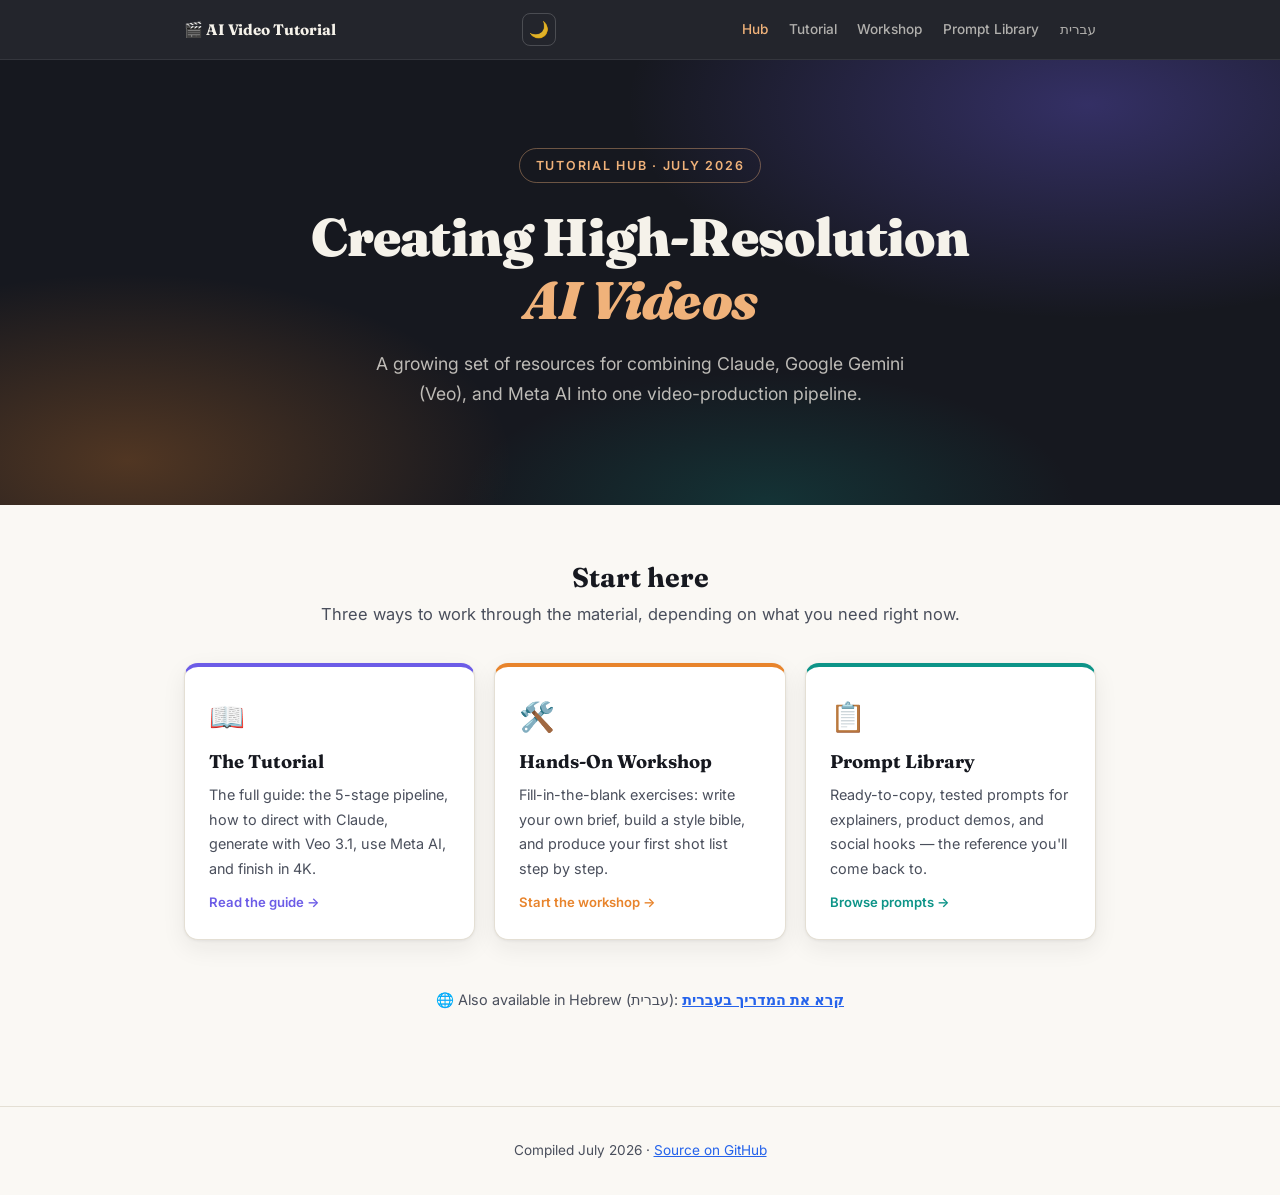
<file: index.html>
<!DOCTYPE html>
<html lang="en">
<head>
<meta charset="UTF-8">
<meta name="viewport" content="width=device-width, initial-scale=1.0">
<script>(function(){try{var t=localStorage.getItem('ai-video-tutorial-theme');if(t)document.documentElement.setAttribute('data-theme',t);}catch(e){}})();</script>
<title>AI Video Tutorial Hub — High-Resolution AI Video Creation</title>
<meta name="description" content="A tutorial hub for creating high-resolution AI videos with Claude, Google Gemini (Veo), and Meta AI: guide, hands-on workshop, and prompt library.">
<meta property="og:title" content="AI Video Tutorial Hub">
<meta property="og:description" content="Guide, workshop, and prompt library for creating high-resolution AI videos with Claude, Gemini/Veo, and Meta AI.">
<meta property="og:type" content="website">
<meta property="og:image" content="https://dwolfpack.github.io/ai-video-tutorial/assets/og-image.svg">
<meta property="og:url" content="https://dwolfpack.github.io/ai-video-tutorial/">
<meta name="twitter:card" content="summary_large_image">
<link rel="canonical" href="https://dwolfpack.github.io/ai-video-tutorial/">
<link rel="icon" href="assets/favicon.svg" type="image/svg+xml">
<link rel="preconnect" href="https://fonts.googleapis.com">
<link rel="preconnect" href="https://fonts.gstatic.com" crossorigin>
<link href="https://fonts.googleapis.com/css2?family=Fraunces:opsz,wght@9..144,600;9..144,700;9..144,900&family=Inter:wght@400;500;600;700&family=JetBrains+Mono:wght@400;500&display=swap" rel="stylesheet">
<style>
  :root {
    --ink: #16181f;
    --ink-soft: #4a4f5c;
    --paper: #faf8f4;
    --paper-warm: #f3efe7;
    --card: #ffffff;
    --line: #e4dfd4;
    --amber: #e8842c;
    --amber-soft: #fdeedd;
    --violet: #6c5ce7;
    --violet-soft: #edeafd;
    --teal: #0d9488;
    --teal-soft: #dcf5f1;
    --rose: #e11d48;
    --rose-soft: #fde8ed;
    --blue: #2563eb;
    --blue-soft: #e3ecfd;
    --radius: 14px;
    --shadow: 0 1px 3px rgba(22,24,31,.06), 0 8px 24px rgba(22,24,31,.07);
    --ink-fixed: #16181f;
    --cream-fixed: #faf8f4;
  }
  * { box-sizing: border-box; }
  body {
    margin: 0;
    font-family: "Inter", system-ui, sans-serif;
    background: var(--paper);
    color: var(--ink);
    line-height: 1.7;
    font-size: 16.5px;
  }
  h1, h2, h3 { font-family: "Fraunces", Georgia, serif; line-height: 1.2; }
  a { color: var(--blue); }

  .site-nav {
    background: rgba(22,24,31,.94);
    position: sticky; top: 0; z-index: 50;
    border-bottom: 1px solid rgba(255,255,255,.08);
  }
  .site-nav-inner {
    max-width: 960px; margin: 0 auto; padding: .8rem 1.5rem;
    display: flex; justify-content: space-between; align-items: center;
    flex-wrap: wrap; gap: .6rem;
  }
  .site-nav .brand { color: #f5f2ea; font-family: "Fraunces", serif; font-weight: 700; font-size: .95rem; text-decoration:none; }
  .site-nav .links { display: flex; gap: 1.3rem; flex-wrap: wrap; }
  .site-nav .links a { color: rgba(245,242,234,.68); text-decoration: none; font-size: .85rem; font-weight: 500; }
  .site-nav .links a:hover, .site-nav .links a.active { color: #f0b27a; }

  .hero {
    background: var(--ink-fixed); color: #f5f2ea;
    padding: 5.5rem 1.5rem 5rem; position: relative; overflow: hidden; text-align: center;
  }
  .hero::before {
    content: ""; position: absolute; inset: 0;
    background:
      radial-gradient(ellipse 60% 80% at 85% 10%, rgba(108,92,231,.35), transparent 60%),
      radial-gradient(ellipse 50% 70% at 10% 90%, rgba(232,132,44,.28), transparent 60%),
      radial-gradient(ellipse 40% 50% at 60% 100%, rgba(13,148,136,.22), transparent 60%);
  }
  .hero-inner { max-width: 720px; margin: 0 auto; position: relative; }
  .hero .kicker {
    display: inline-block; font-size: .78rem; font-weight: 600; letter-spacing: .14em; text-transform: uppercase;
    color: #f0b27a; border: 1px solid rgba(240,178,122,.4); border-radius: 999px; padding: .35rem 1rem; margin-bottom: 1.4rem;
  }
  .hero h1 { font-size: clamp(2.2rem, 5.5vw, 3.3rem); font-weight: 900; margin: 0 0 1.1rem; letter-spacing: -.015em; }
  .hero h1 em { font-style: italic; color: #f0b27a; }
  .hero .lede { font-size: 1.1rem; color: rgba(245,242,234,.75); max-width: 560px; margin: 0 auto 1rem; }

  .container { max-width: 960px; margin: 0 auto; padding: 3.5rem 1.5rem 5rem; }
  .section-title { text-align: center; margin-bottom: 2.2rem; }
  .section-title h2 { font-size: 1.7rem; margin: 0 0 .4rem; }
  .section-title p { color: var(--ink-soft); margin: 0; }

  .cards { display: grid; grid-template-columns: repeat(3, 1fr); gap: 1.2rem; }
  .card {
    background: var(--card); border: 1px solid var(--line); border-radius: var(--radius);
    padding: 1.6rem 1.5rem; box-shadow: var(--shadow); text-decoration: none; color: var(--ink);
    display: flex; flex-direction: column; gap: .6rem;
    border-top: 4px solid var(--c, var(--violet));
    transition: transform .15s;
  }
  .card:hover { transform: translateY(-3px); }
  .card .emoji { font-size: 1.8rem; }
  .card h3 { margin: 0; font-size: 1.15rem; }
  .card p { margin: 0; font-size: .9rem; color: var(--ink-soft); flex-grow: 1; }
  .card .go { font-size: .82rem; font-weight: 600; color: var(--c, var(--violet)); }
  @media (max-width: 760px) { .cards { grid-template-columns: 1fr; } }

  .lang-note {
    margin-top: 3rem; text-align: center; font-size: .9rem; color: var(--ink-soft);
  }
  .lang-note a { font-weight: 600; }

  footer {
    text-align: center; padding: 2rem 1.5rem; color: var(--ink-soft); font-size: .85rem;
    border-top: 1px solid var(--line);
  }
</style>
<link rel="stylesheet" href="assets/site.css">
</head>
<body>

<a class="skip-link" href="#main">Skip to content</a>

<nav class="site-nav">
  <div class="site-nav-inner">
    <a class="brand" href="index.html">🎬 AI Video Tutorial</a>
    <div class="nav-controls">
      <button class="theme-toggle" aria-label="Toggle dark mode">🌙</button>
      <button class="nav-toggle" aria-label="Toggle menu" aria-expanded="false">☰</button>
    </div>
    <div class="links">
      <a href="index.html" class="active">Hub</a>
      <a href="tutorial.html">Tutorial</a>
      <a href="workshop.html">Workshop</a>
      <a href="prompts.html">Prompt Library</a>
      <a href="he/tutorial.html">עברית</a>
    </div>
  </div>
</nav>

<header class="hero">
  <div class="hero-inner">
    <span class="kicker">Tutorial Hub · July 2026</span>
    <h1>Creating High-Resolution <em>AI Videos</em></h1>
    <p class="lede">A growing set of resources for combining Claude, Google Gemini (Veo), and Meta AI into one video-production pipeline.</p>
  </div>
</header>

<div class="container" id="main">
  <div class="section-title">
    <h2>Start here</h2>
    <p>Three ways to work through the material, depending on what you need right now.</p>
  </div>

  <div class="cards">
    <a class="card" style="--c:var(--violet)" href="tutorial.html">
      <span class="emoji">📖</span>
      <h3>The Tutorial</h3>
      <p>The full guide: the 5-stage pipeline, how to direct with Claude, generate with Veo 3.1, use Meta AI, and finish in 4K.</p>
      <span class="go">Read the guide →</span>
    </a>
    <a class="card" style="--c:var(--amber)" href="workshop.html">
      <span class="emoji">🛠️</span>
      <h3>Hands-On Workshop</h3>
      <p>Fill-in-the-blank exercises: write your own brief, build a style bible, and produce your first shot list step by step.</p>
      <span class="go">Start the workshop →</span>
    </a>
    <a class="card" style="--c:var(--teal)" href="prompts.html">
      <span class="emoji">📋</span>
      <h3>Prompt Library</h3>
      <p>Ready-to-copy, tested prompts for explainers, product demos, and social hooks — the reference you'll come back to.</p>
      <span class="go">Browse prompts →</span>
    </a>
  </div>

  <p class="lang-note">🌐 Also available in Hebrew (עברית): <a href="he/tutorial.html">קרא את המדריך בעברית</a></p>
</div>

<footer>
  Compiled July 2026 · <a href="https://github.com/dwolfpack/ai-video-tutorial">Source on GitHub</a>
</footer>

<script src="assets/site.js" defer></script>
</body>
</html>
</file>
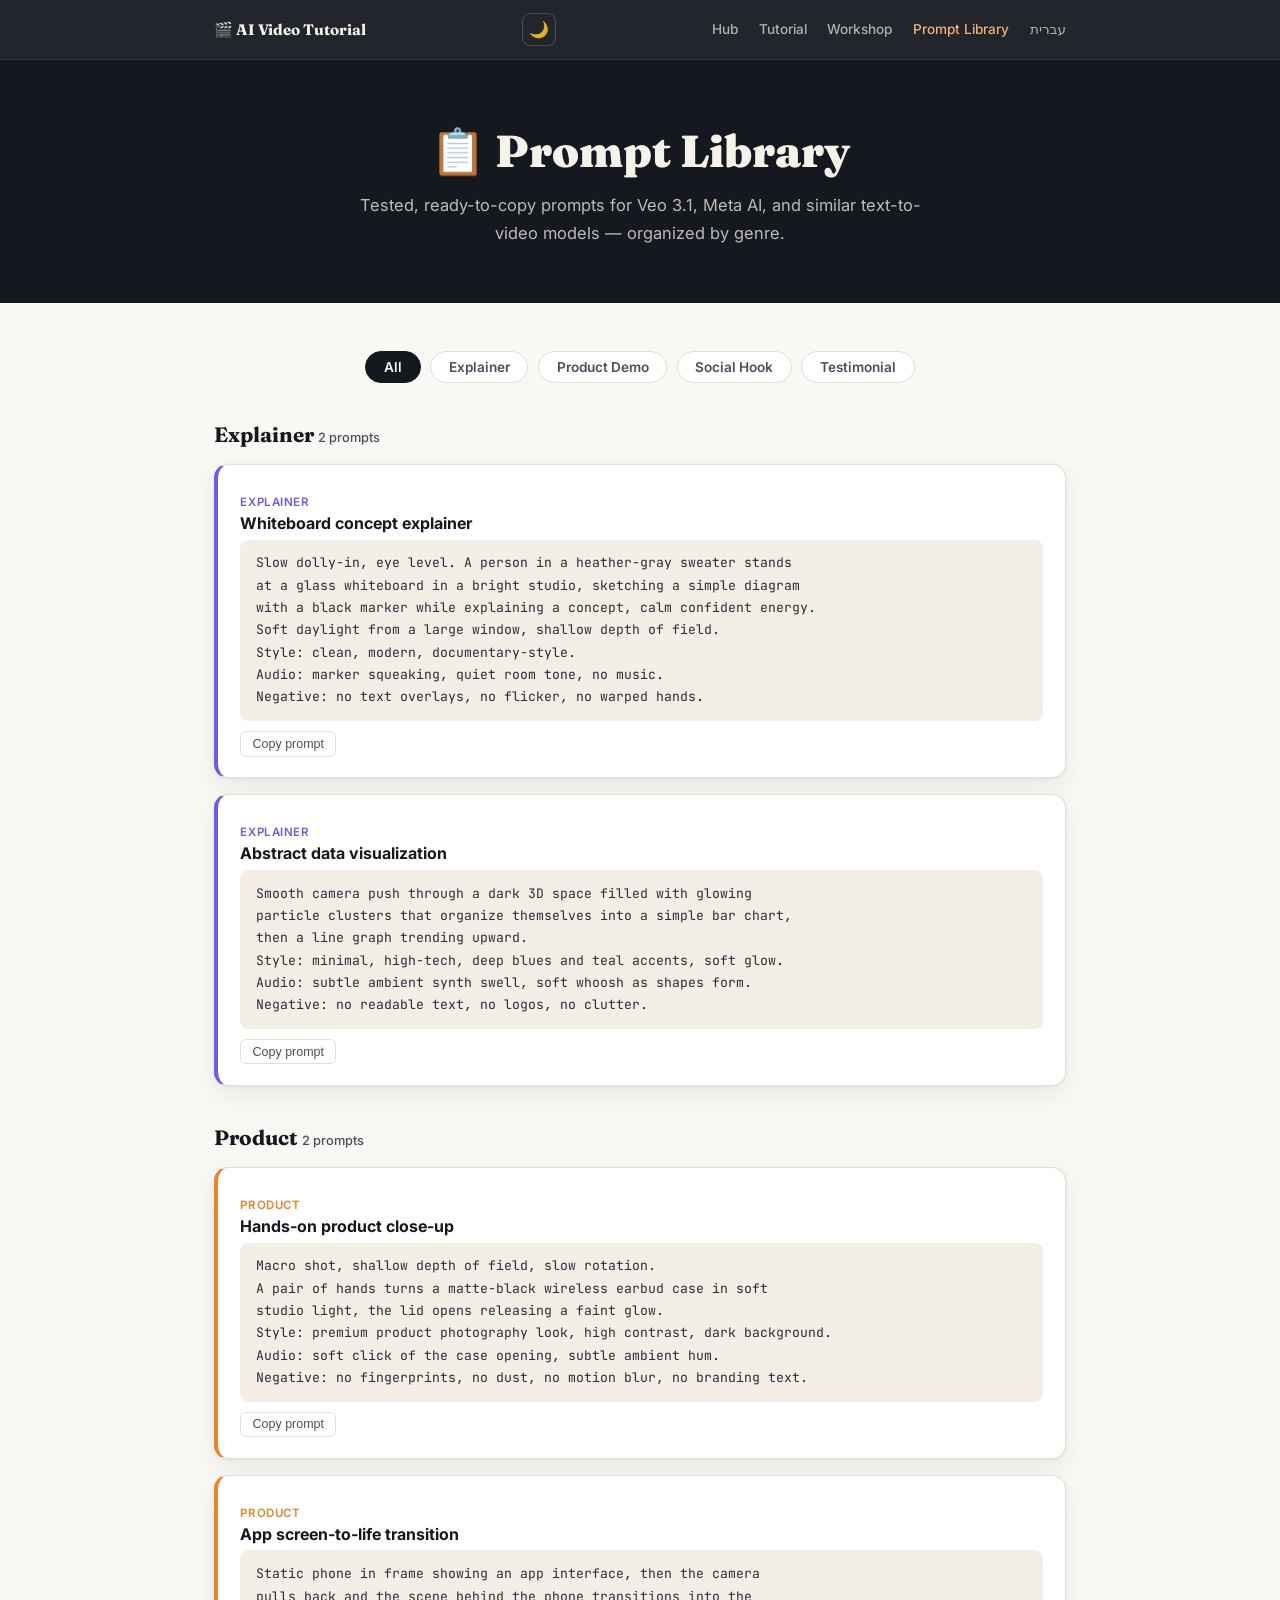
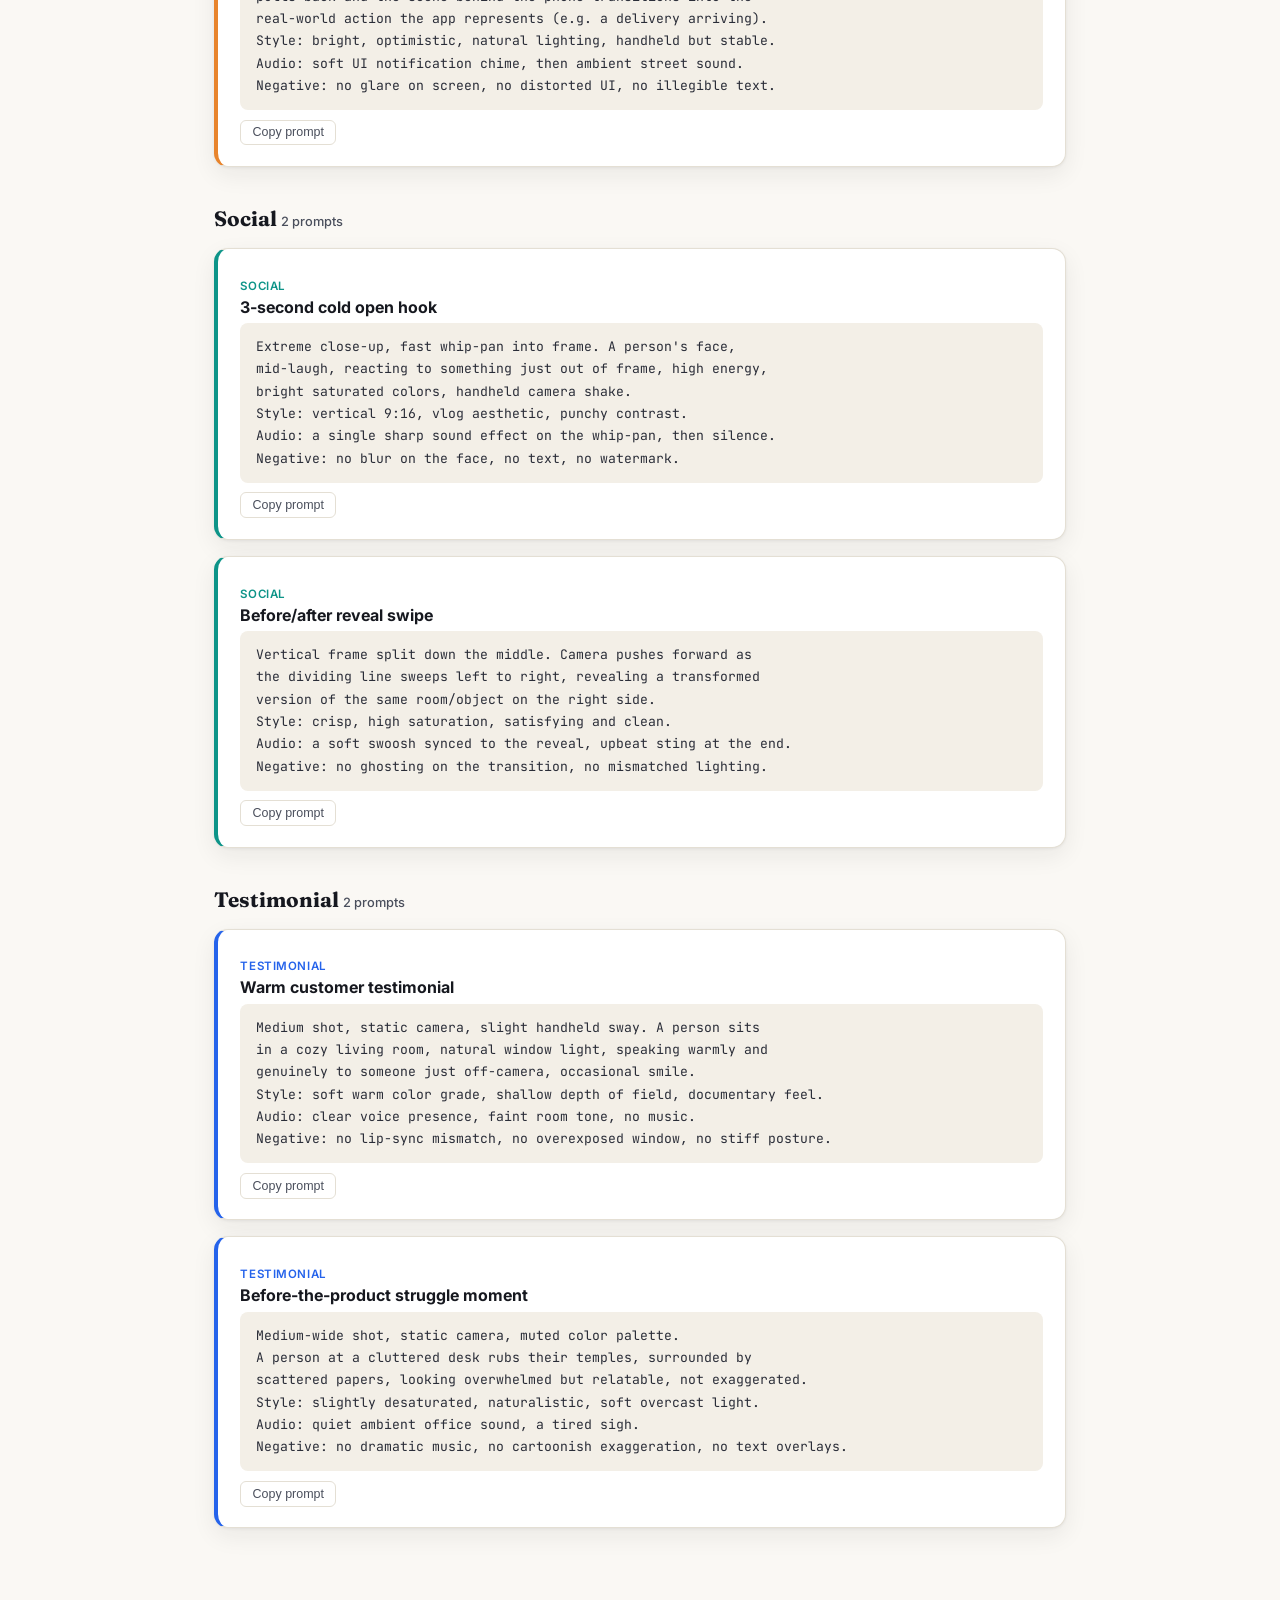
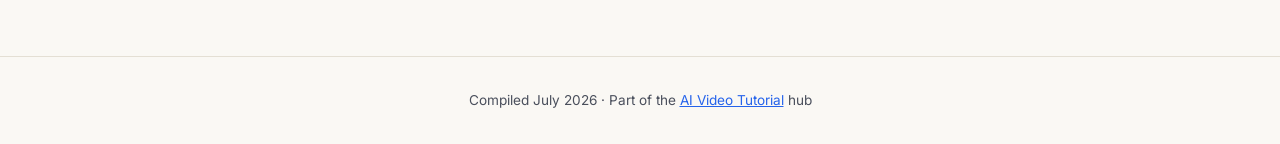
<file: prompts.html>
<!DOCTYPE html>
<html lang="en">
<head>
<meta charset="UTF-8">
<meta name="viewport" content="width=device-width, initial-scale=1.0">
<script>(function(){try{var t=localStorage.getItem('ai-video-tutorial-theme');if(t)document.documentElement.setAttribute('data-theme',t);}catch(e){}})();</script>
<title>Prompt Library — AI Video Generation Prompts</title>
<meta name="description" content="Ready-to-copy prompts for AI video generation: explainers, product demos, social hooks, and testimonials, for use with Veo, Meta AI, and similar tools.">
<meta property="og:title" content="Prompt Library — AI Video Generation Prompts">
<meta property="og:description" content="Tested, ready-to-copy prompts for AI video generation, organized by genre.">
<meta property="og:type" content="website">
<meta property="og:image" content="https://dwolfpack.github.io/ai-video-tutorial/assets/og-image.svg">
<meta property="og:url" content="https://dwolfpack.github.io/ai-video-tutorial/prompts.html">
<link rel="canonical" href="https://dwolfpack.github.io/ai-video-tutorial/prompts.html">
<link rel="icon" href="assets/favicon.svg" type="image/svg+xml">
<link rel="preconnect" href="https://fonts.googleapis.com">
<link rel="preconnect" href="https://fonts.gstatic.com" crossorigin>
<link href="https://fonts.googleapis.com/css2?family=Fraunces:opsz,wght@9..144,600;9..144,700;9..144,900&family=Inter:wght@400;500;600;700&family=JetBrains+Mono:wght@400;500&display=swap" rel="stylesheet">
<style>
  :root {
    --ink: #16181f; --ink-soft: #4a4f5c; --paper: #faf8f4; --paper-warm: #f3efe7;
    --card: #ffffff; --line: #e4dfd4; --amber: #e8842c; --amber-soft: #fdeedd;
    --violet: #6c5ce7; --teal: #0d9488; --blue: #2563eb; --rose: #e11d48;
    --radius: 14px; --shadow: 0 1px 3px rgba(22,24,31,.06), 0 8px 24px rgba(22,24,31,.07);
    --ink-fixed: #16181f; --cream-fixed: #faf8f4;
  }
  * { box-sizing: border-box; }
  body { margin: 0; font-family: "Inter", system-ui, sans-serif; background: var(--paper); color: var(--ink); line-height: 1.7; font-size: 16.5px; }
  h1, h2, h3 { font-family: "Fraunces", Georgia, serif; line-height: 1.2; }
  a { color: var(--blue); }

  .site-nav { background: rgba(22,24,31,.94); position: sticky; top: 0; z-index: 50; border-bottom: 1px solid rgba(255,255,255,.08); }
  .site-nav-inner { max-width: 900px; margin: 0 auto; padding: .8rem 1.5rem; display: flex; justify-content: space-between; align-items: center; flex-wrap: wrap; gap: .6rem; }
  .site-nav .brand { color: #f5f2ea; font-family: "Fraunces", serif; font-weight: 700; font-size: .95rem; text-decoration: none; }
  .site-nav .links { display: flex; gap: 1.3rem; flex-wrap: wrap; }
  .site-nav .links a { color: rgba(245,242,234,.68); text-decoration: none; font-size: .85rem; font-weight: 500; }
  .site-nav .links a:hover, .site-nav .links a.active { color: #f0b27a; }

  .hero { background: var(--ink-fixed); color: #f5f2ea; padding: 4rem 1.5rem 3.5rem; text-align: center; }
  .hero h1 { font-size: clamp(2rem, 5vw, 2.8rem); font-weight: 900; margin: 0 0 .8rem; }
  .hero p { color: rgba(245,242,234,.75); max-width: 580px; margin: 0 auto; }

  .container { max-width: 900px; margin: 0 auto; padding: 3rem 1.5rem 5rem; }

  .filters { display: flex; gap: .6rem; flex-wrap: wrap; justify-content: center; margin-bottom: 2.5rem; }
  .filters button {
    font-family: "Inter", sans-serif; font-size: .85rem; font-weight: 600;
    border: 1px solid var(--line); background: var(--card); color: var(--ink-soft);
    border-radius: 999px; padding: .45rem 1.1rem; cursor: pointer;
  }
  .filters button.active { background: var(--ink); color: var(--paper); border-color: var(--ink); }

  .genre-title { margin: 2.5rem 0 1rem; font-size: 1.3rem; }
  .genre-title .count { font-family: "Inter"; font-size: .8rem; font-weight: 500; color: var(--ink-soft); }

  .prompt-card {
    background: var(--card); border: 1px solid var(--line); border-radius: var(--radius);
    padding: 1.3rem 1.4rem; margin-bottom: 1rem; box-shadow: var(--shadow);
    border-left: 4px solid var(--c, var(--violet));
  }
  .prompt-card h3 { font-size: 1rem; margin: 0 0 .4rem; font-family: "Inter"; font-weight: 700; }
  .prompt-card .body {
    font-family: "JetBrains Mono", monospace; font-size: .82rem; line-height: 1.7;
    background: #f3efe7; border-radius: 8px; padding: .8rem 1rem;
    white-space: pre-wrap; color: #2a2d38;
  }
  .prompt-card .row-actions { margin-top: .6rem; display: flex; align-items: center; gap: .8rem; }
  .copy-btn {
    font-size: .78rem; background: none; border: 1px solid var(--line);
    border-radius: 6px; padding: .3rem .7rem; cursor: pointer; color: var(--ink-soft);
  }
  .copy-btn:hover { border-color: var(--c, var(--violet)); color: var(--c, var(--violet)); }
  .tag {
    font-size: .72rem; font-weight: 600; color: var(--c, var(--violet));
    text-transform: uppercase; letter-spacing: .05em;
  }

  footer { text-align: center; padding: 2rem 1.5rem; color: var(--ink-soft); font-size: .85rem; border-top: 1px solid var(--line); margin-top: 2rem; }
</style>
<link rel="stylesheet" href="assets/site.css">
</head>
<body>

<a class="skip-link" href="#main">Skip to content</a>

<nav class="site-nav">
  <div class="site-nav-inner">
    <a class="brand" href="index.html">🎬 AI Video Tutorial</a>
    <div class="nav-controls">
      <button class="theme-toggle" aria-label="Toggle dark mode">🌙</button>
      <button class="nav-toggle" aria-label="Toggle menu" aria-expanded="false">☰</button>
    </div>
    <div class="links">
      <a href="index.html">Hub</a>
      <a href="tutorial.html">Tutorial</a>
      <a href="workshop.html">Workshop</a>
      <a href="prompts.html" class="active">Prompt Library</a>
      <a href="he/tutorial.html">עברית</a>
    </div>
  </div>
</nav>

<header class="hero">
  <h1>📋 Prompt Library</h1>
  <p>Tested, ready-to-copy prompts for Veo 3.1, Meta AI, and similar text-to-video models — organized by genre.</p>
</header>

<div class="container" id="main">

  <div class="filters" id="filters" role="group" aria-label="Filter prompts by genre">
    <button class="active" data-genre="all" aria-pressed="true">All</button>
    <button data-genre="explainer" aria-pressed="false">Explainer</button>
    <button data-genre="product" aria-pressed="false">Product Demo</button>
    <button data-genre="social" aria-pressed="false">Social Hook</button>
    <button data-genre="testimonial" aria-pressed="false">Testimonial</button>
  </div>

  <div id="prompt-list"></div>
</div>

<footer>
  Compiled July 2026 · Part of the <a href="index.html">AI Video Tutorial</a> hub
</footer>

<script src="assets/site.js" defer></script>
<script>
const PROMPTS = [
  {
    genre: "explainer", color: "#6c5ce7",
    title: "Whiteboard concept explainer",
    body: `Slow dolly-in, eye level. A person in a heather-gray sweater stands
at a glass whiteboard in a bright studio, sketching a simple diagram
with a black marker while explaining a concept, calm confident energy.
Soft daylight from a large window, shallow depth of field.
Style: clean, modern, documentary-style.
Audio: marker squeaking, quiet room tone, no music.
Negative: no text overlays, no flicker, no warped hands.`
  },
  {
    genre: "explainer", color: "#6c5ce7",
    title: "Abstract data visualization",
    body: `Smooth camera push through a dark 3D space filled with glowing
particle clusters that organize themselves into a simple bar chart,
then a line graph trending upward.
Style: minimal, high-tech, deep blues and teal accents, soft glow.
Audio: subtle ambient synth swell, soft whoosh as shapes form.
Negative: no readable text, no logos, no clutter.`
  },
  {
    genre: "product", color: "#e8842c",
    title: "Hands-on product close-up",
    body: `Macro shot, shallow depth of field, slow rotation.
A pair of hands turns a matte-black wireless earbud case in soft
studio light, the lid opens releasing a faint glow.
Style: premium product photography look, high contrast, dark background.
Audio: soft click of the case opening, subtle ambient hum.
Negative: no fingerprints, no dust, no motion blur, no branding text.`
  },
  {
    genre: "product", color: "#e8842c",
    title: "App screen-to-life transition",
    body: `Static phone in frame showing an app interface, then the camera
pulls back and the scene behind the phone transitions into the
real-world action the app represents (e.g. a delivery arriving).
Style: bright, optimistic, natural lighting, handheld but stable.
Audio: soft UI notification chime, then ambient street sound.
Negative: no glare on screen, no distorted UI, no illegible text.`
  },
  {
    genre: "social", color: "#0d9488",
    title: "3-second cold open hook",
    body: `Extreme close-up, fast whip-pan into frame. A person's face,
mid-laugh, reacting to something just out of frame, high energy,
bright saturated colors, handheld camera shake.
Style: vertical 9:16, vlog aesthetic, punchy contrast.
Audio: a single sharp sound effect on the whip-pan, then silence.
Negative: no blur on the face, no text, no watermark.`
  },
  {
    genre: "social", color: "#0d9488",
    title: "Before/after reveal swipe",
    body: `Vertical frame split down the middle. Camera pushes forward as
the dividing line sweeps left to right, revealing a transformed
version of the same room/object on the right side.
Style: crisp, high saturation, satisfying and clean.
Audio: a soft swoosh synced to the reveal, upbeat sting at the end.
Negative: no ghosting on the transition, no mismatched lighting.`
  },
  {
    genre: "testimonial", color: "#2563eb",
    title: "Warm customer testimonial",
    body: `Medium shot, static camera, slight handheld sway. A person sits
in a cozy living room, natural window light, speaking warmly and
genuinely to someone just off-camera, occasional smile.
Style: soft warm color grade, shallow depth of field, documentary feel.
Audio: clear voice presence, faint room tone, no music.
Negative: no lip-sync mismatch, no overexposed window, no stiff posture.`
  },
  {
    genre: "testimonial", color: "#2563eb",
    title: "Before-the-product struggle moment",
    body: `Medium-wide shot, static camera, muted color palette.
A person at a cluttered desk rubs their temples, surrounded by
scattered papers, looking overwhelmed but relatable, not exaggerated.
Style: slightly desaturated, naturalistic, soft overcast light.
Audio: quiet ambient office sound, a tired sigh.
Negative: no dramatic music, no cartoonish exaggeration, no text overlays.`
  }
];

const list = document.getElementById('prompt-list');

function render(filter) {
  list.innerHTML = '';
  const genres = filter === 'all'
    ? [...new Set(PROMPTS.map(p => p.genre))]
    : [filter];

  genres.forEach(g => {
    const items = PROMPTS.filter(p => p.genre === g);
    if (!items.length) return;
    const heading = document.createElement('h2');
    heading.className = 'genre-title';
    heading.innerHTML = `${g.charAt(0).toUpperCase() + g.slice(1)} <span class="count">${items.length} prompt${items.length > 1 ? 's' : ''}</span>`;
    list.appendChild(heading);

    items.forEach((p, i) => {
      const card = document.createElement('div');
      card.className = 'prompt-card';
      card.style.setProperty('--c', p.color);
      const id = `p-${g}-${i}`;
      card.innerHTML = `
        <span class="tag">${p.genre}</span>
        <h3>${p.title}</h3>
        <div class="body" id="${id}">${p.body}</div>
        <div class="row-actions">
          <button class="copy-btn" data-target="${id}">Copy prompt</button>
        </div>`;
      list.appendChild(card);
    });
  });

  list.querySelectorAll('.copy-btn').forEach(btn => {
    btn.addEventListener('click', () => {
      const text = document.getElementById(btn.dataset.target).textContent;
      navigator.clipboard.writeText(text).then(() => {
        const orig = btn.textContent;
        btn.textContent = 'Copied ✓';
        setTimeout(() => btn.textContent = orig, 1500);
      });
    });
  });
}

document.getElementById('filters').addEventListener('click', e => {
  if (e.target.tagName !== 'BUTTON') return;
  document.querySelectorAll('#filters button').forEach(b => {
    b.classList.remove('active');
    b.setAttribute('aria-pressed', 'false');
  });
  e.target.classList.add('active');
  e.target.setAttribute('aria-pressed', 'true');
  render(e.target.dataset.genre);
});

render('all');
</script>

</body>
</html>
</file>
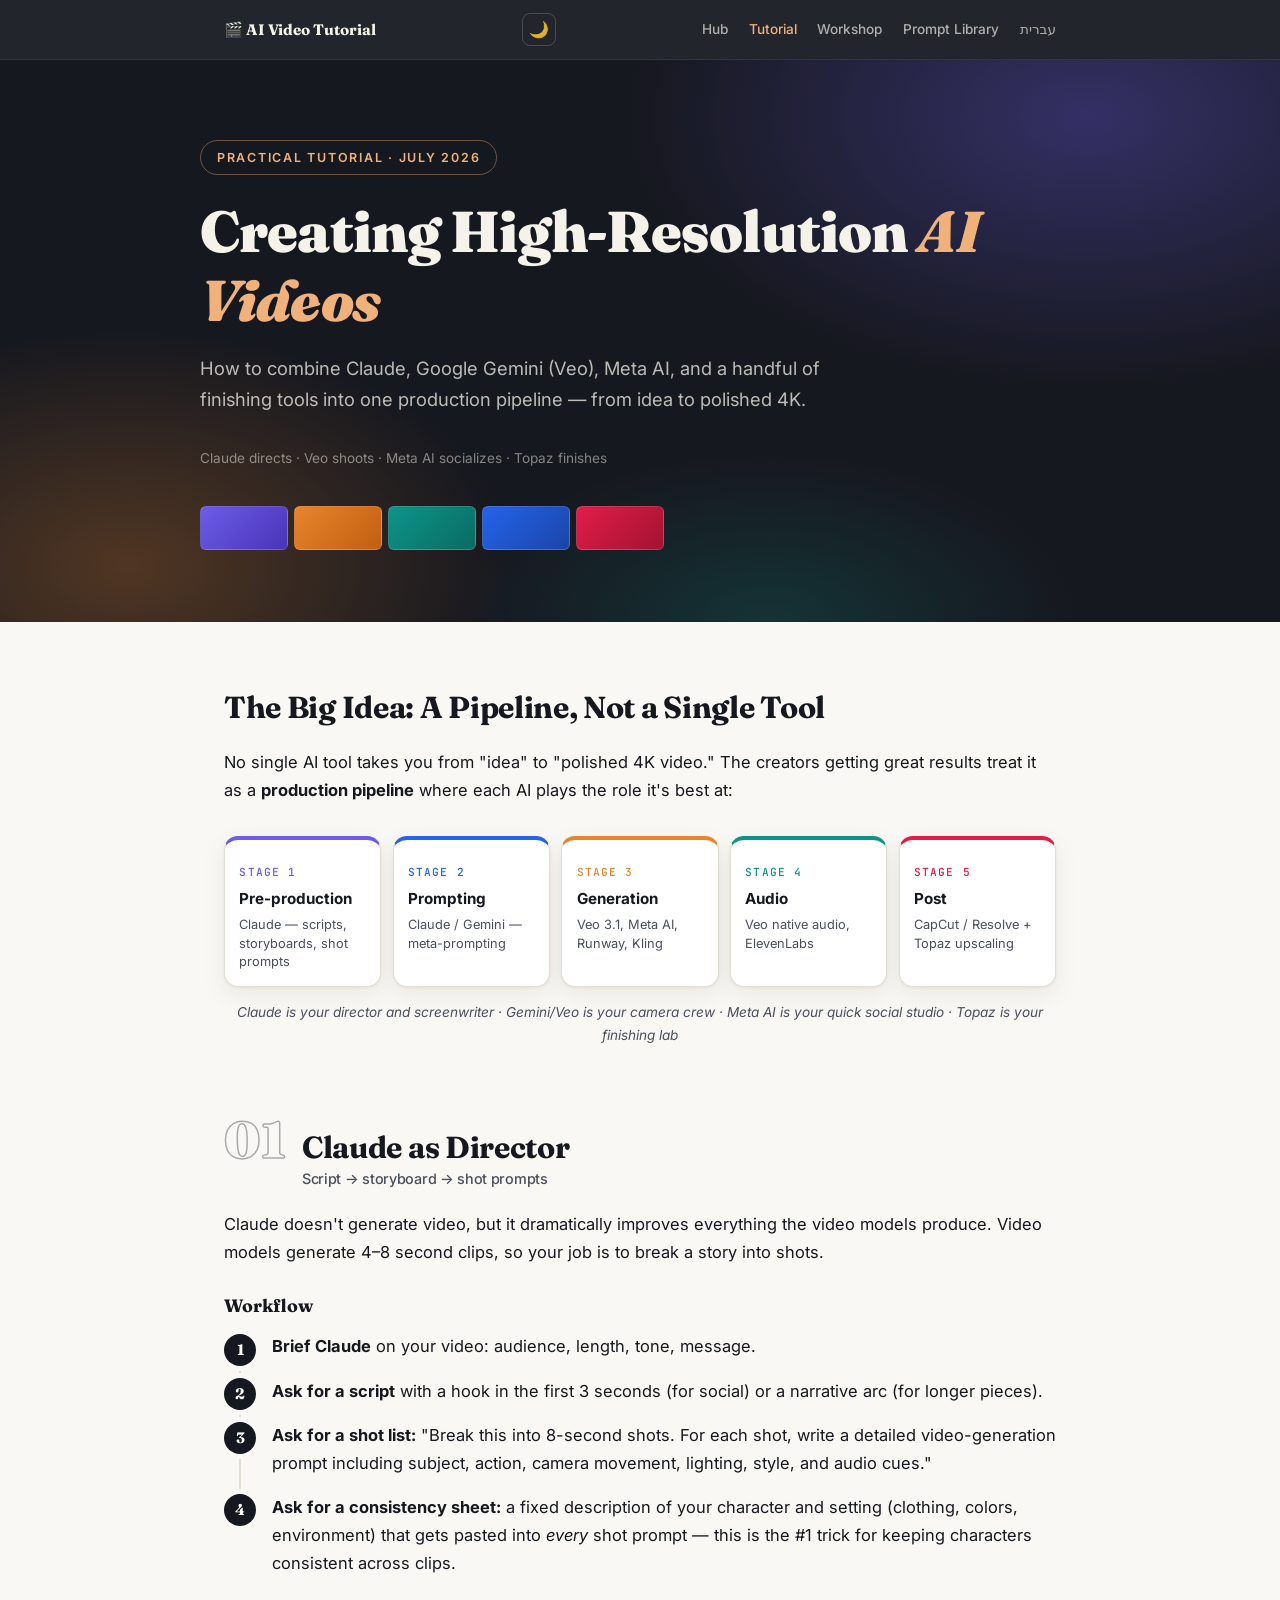
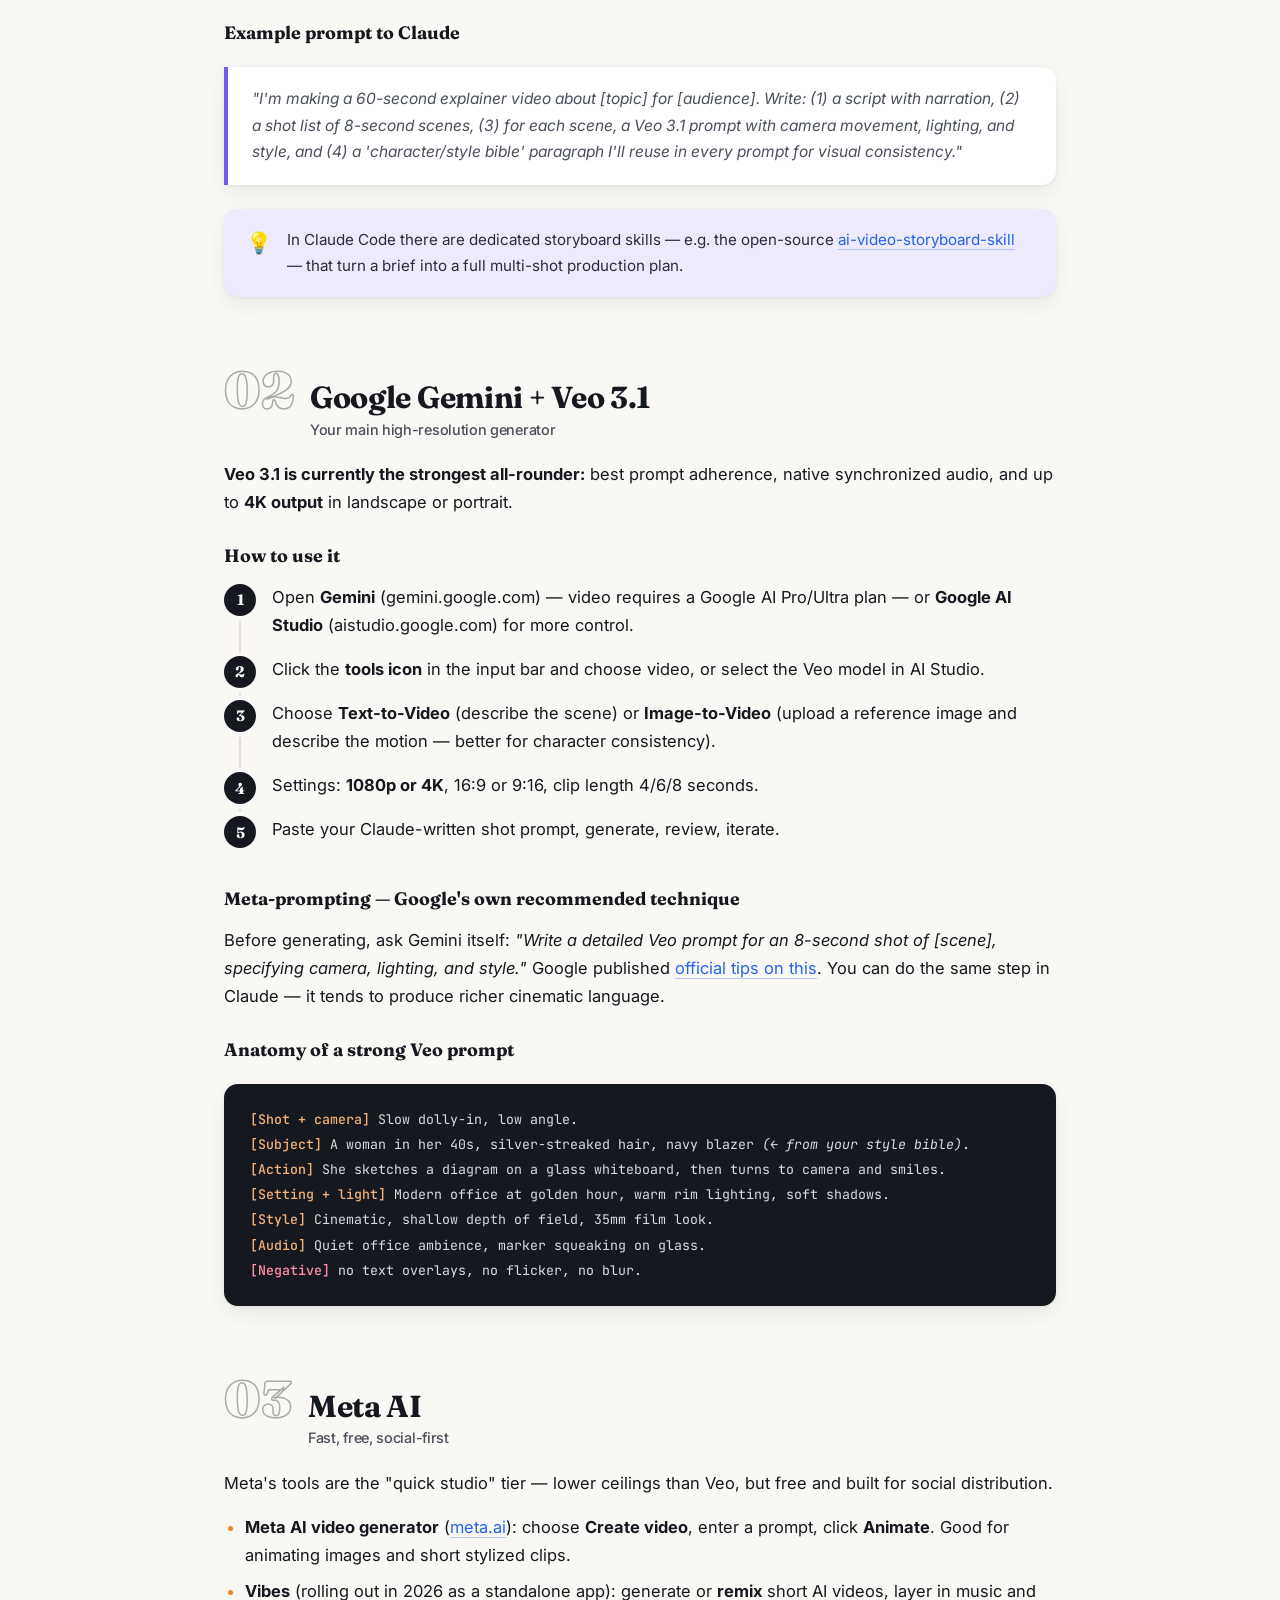
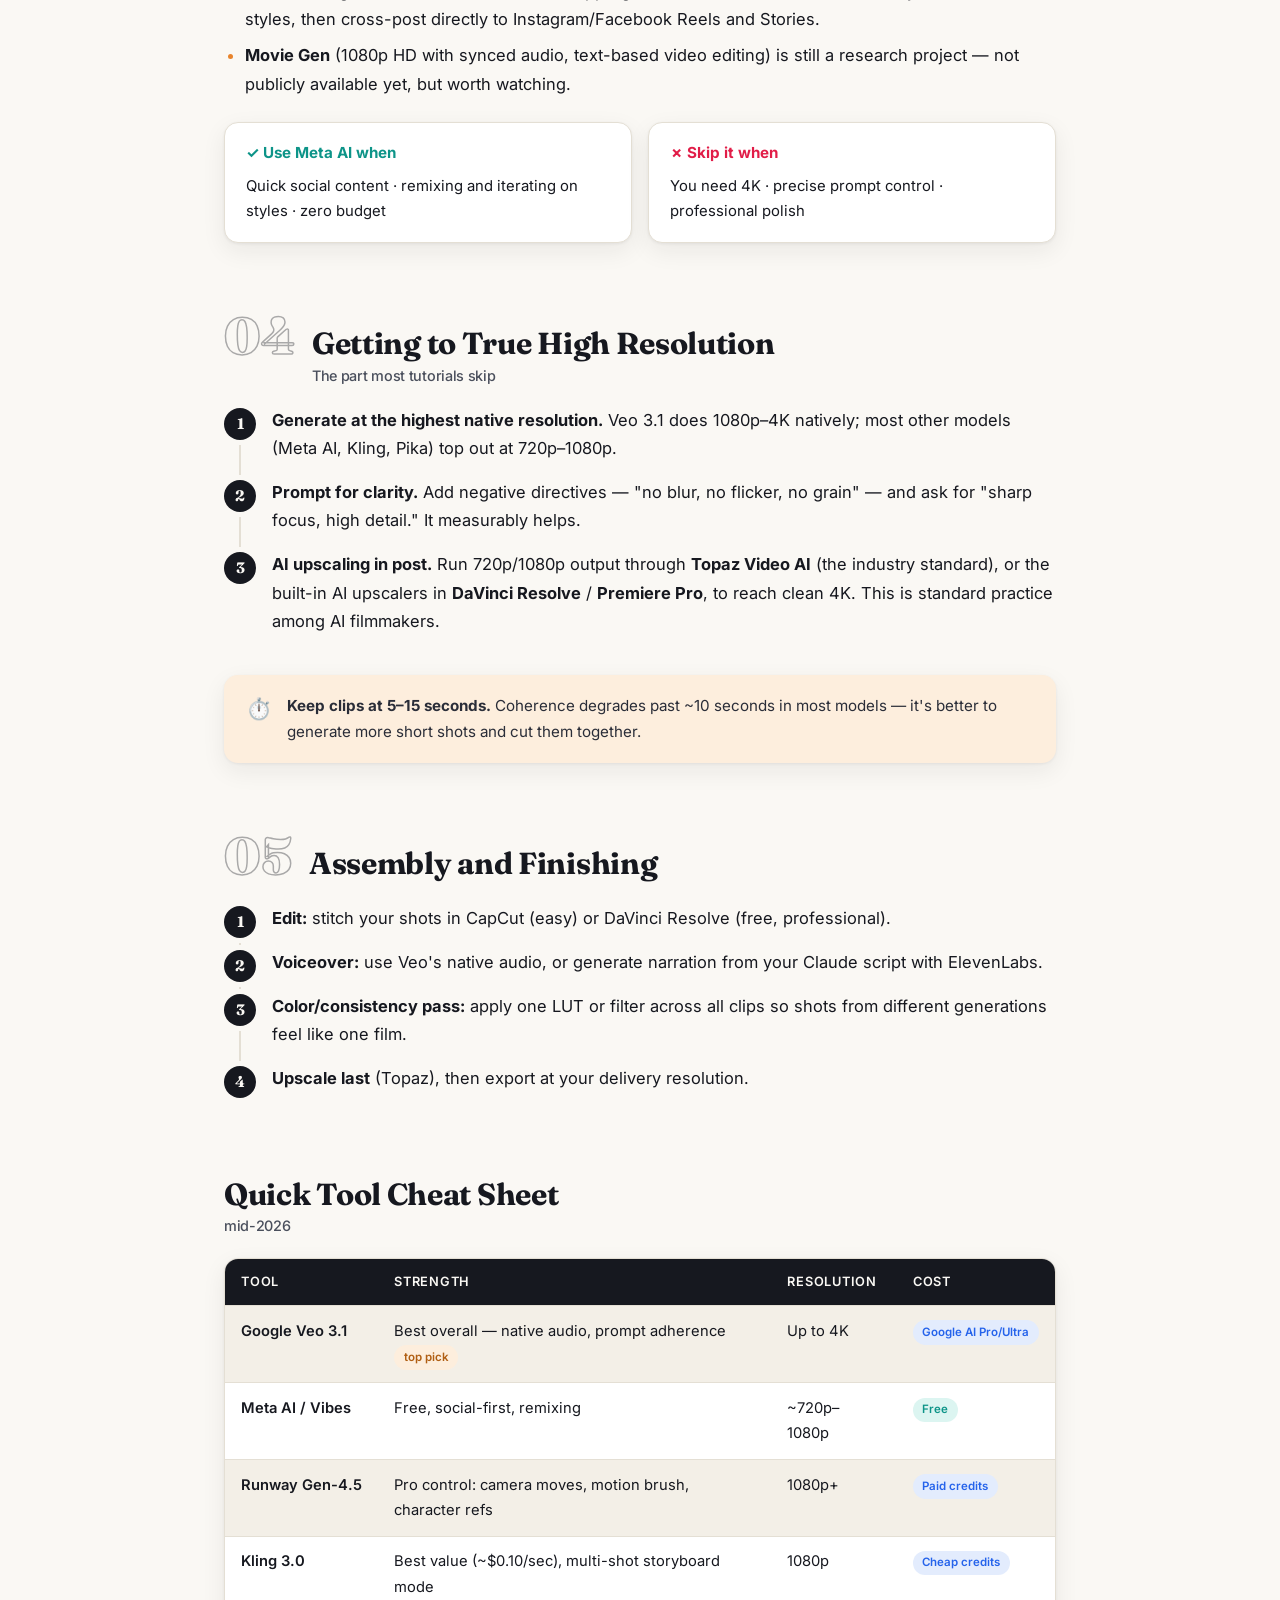
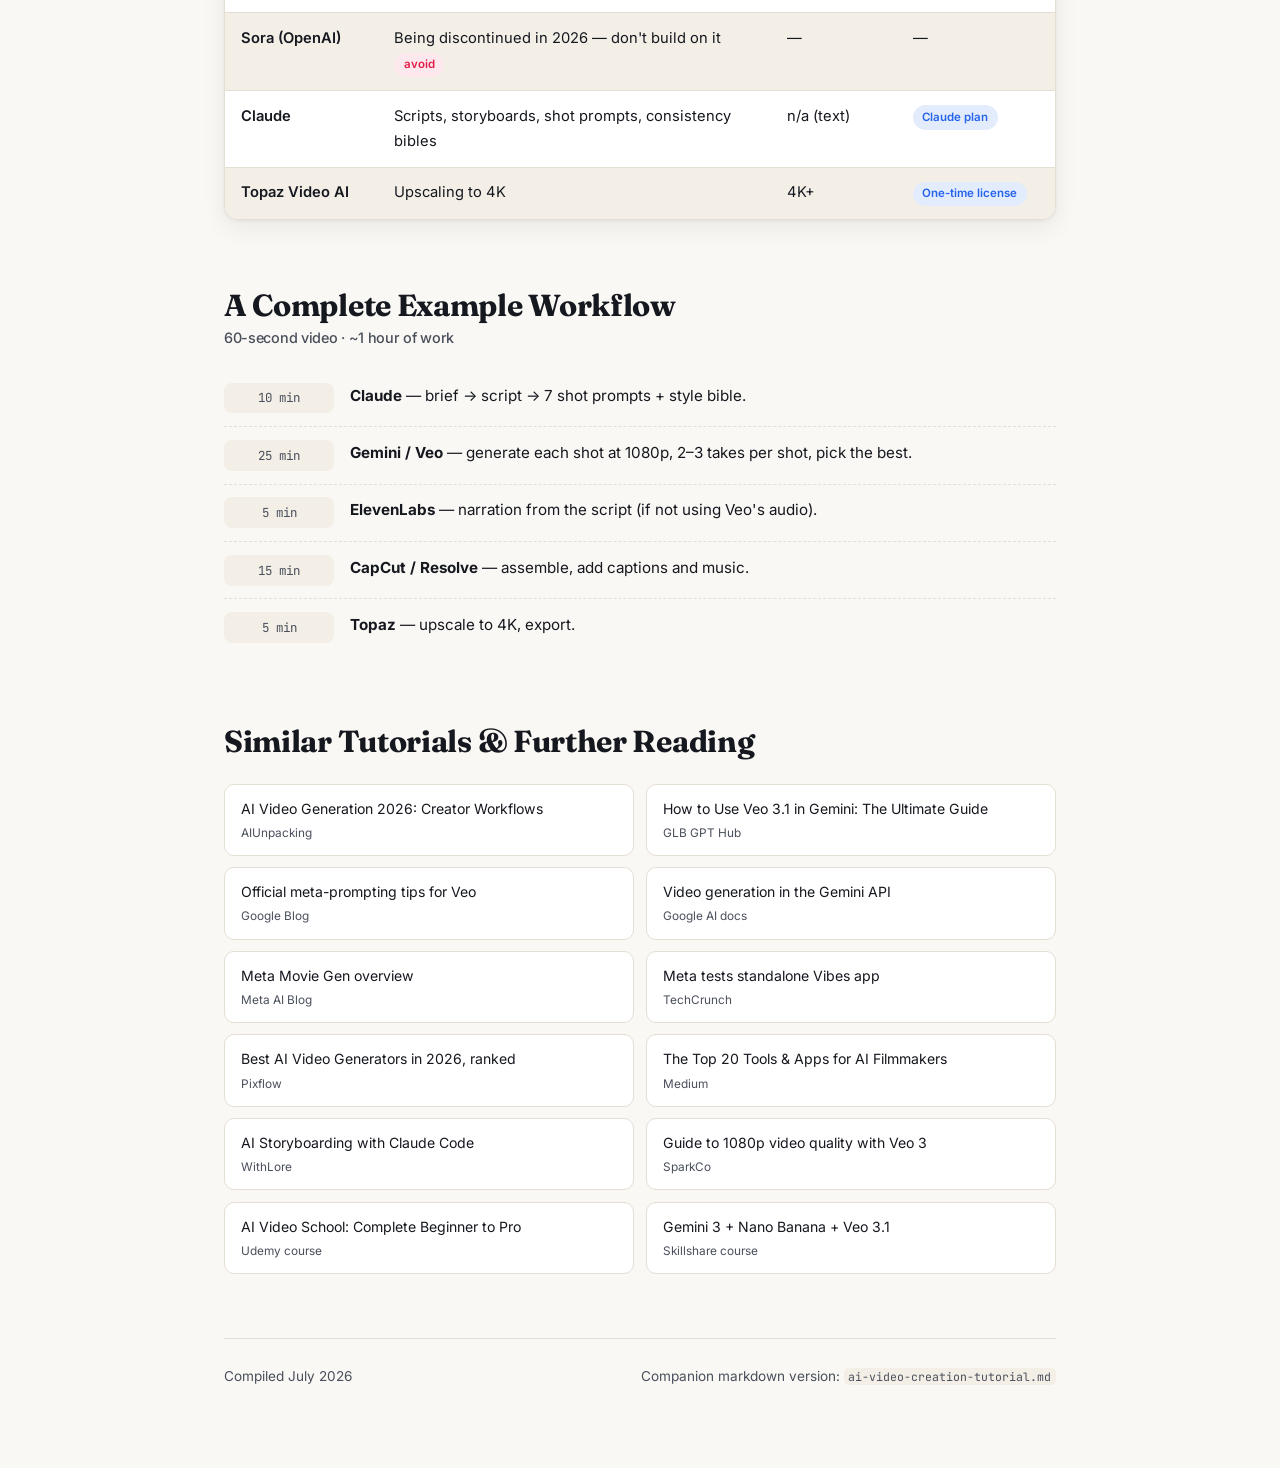
<file: tutorial.html>
<!DOCTYPE html>
<html lang="en">
<head>
<meta charset="UTF-8">
<meta name="viewport" content="width=device-width, initial-scale=1.0">
<script>(function(){try{var t=localStorage.getItem('ai-video-tutorial-theme');if(t)document.documentElement.setAttribute('data-theme',t);}catch(e){}})();</script>
<title>Creating High-Resolution AI Videos — A Practical Tutorial</title>
<meta name="description" content="A practical tutorial: combine Claude, Google Gemini (Veo), and Meta AI into one pipeline to create high-resolution AI videos.">
<meta property="og:title" content="Creating High-Resolution AI Videos — A Practical Tutorial">
<meta property="og:description" content="Combine Claude, Google Gemini (Veo), and Meta AI into one production pipeline — from idea to polished 4K.">
<meta property="og:type" content="website">
<meta property="og:image" content="https://dwolfpack.github.io/ai-video-tutorial/assets/og-image.svg">
<meta property="og:url" content="https://dwolfpack.github.io/ai-video-tutorial/tutorial.html">
<meta name="twitter:card" content="summary_large_image">
<link rel="canonical" href="https://dwolfpack.github.io/ai-video-tutorial/tutorial.html">
<link rel="alternate" hreflang="en" href="https://dwolfpack.github.io/ai-video-tutorial/tutorial.html">
<link rel="alternate" hreflang="he" href="https://dwolfpack.github.io/ai-video-tutorial/he/tutorial.html">
<link rel="icon" href="assets/favicon.svg" type="image/svg+xml">
<link rel="preconnect" href="https://fonts.googleapis.com">
<link rel="preconnect" href="https://fonts.gstatic.com" crossorigin>
<link href="https://fonts.googleapis.com/css2?family=Fraunces:opsz,wght@9..144,600;9..144,700;9..144,900&family=Inter:wght@400;500;600;700&family=JetBrains+Mono:wght@400;500&display=swap" rel="stylesheet">
<style>
  :root {
    --ink: #16181f;
    --ink-soft: #4a4f5c;
    --paper: #faf8f4;
    --paper-warm: #f3efe7;
    --card: #ffffff;
    --line: #e4dfd4;
    --amber: #e8842c;
    --amber-soft: #fdeedd;
    --violet: #6c5ce7;
    --violet-soft: #edeafd;
    --teal: #0d9488;
    --teal-soft: #dcf5f1;
    --rose: #e11d48;
    --rose-soft: #fde8ed;
    --blue: #2563eb;
    --blue-soft: #e3ecfd;
    --radius: 14px;
    --shadow: 0 1px 3px rgba(22,24,31,.06), 0 8px 24px rgba(22,24,31,.07);
    --ink-fixed: #16181f;
    --cream-fixed: #faf8f4;
  }
  * { box-sizing: border-box; }
  html { scroll-behavior: smooth; }
  body {
    margin: 0;
    font-family: "Inter", system-ui, sans-serif;
    background: var(--paper);
    color: var(--ink);
    line-height: 1.7;
    font-size: 16.5px;
  }
  h1, h2, h3 { font-family: "Fraunces", Georgia, serif; line-height: 1.2; }
  a { color: var(--blue); text-decoration: none; border-bottom: 1px solid rgba(37,99,235,.3); }
  a:hover { border-bottom-color: var(--blue); }

  /* ── Hero ─────────────────────────────── */
  .hero {
    background: var(--ink-fixed);
    color: #f5f2ea;
    padding: 5rem 1.5rem 4.5rem;
    position: relative;
    overflow: hidden;
  }
  .hero::before {
    content: "";
    position: absolute; inset: 0;
    background:
      radial-gradient(ellipse 60% 80% at 85% 10%, rgba(108,92,231,.35), transparent 60%),
      radial-gradient(ellipse 50% 70% at 10% 90%, rgba(232,132,44,.28), transparent 60%),
      radial-gradient(ellipse 40% 50% at 60% 100%, rgba(13,148,136,.22), transparent 60%);
  }
  .hero-inner { max-width: 880px; margin: 0 auto; position: relative; }
  .hero .kicker {
    display: inline-block;
    font-size: .78rem; font-weight: 600; letter-spacing: .14em; text-transform: uppercase;
    color: #f0b27a;
    border: 1px solid rgba(240,178,122,.4);
    border-radius: 999px;
    padding: .35rem 1rem;
    margin-bottom: 1.4rem;
  }
  .hero h1 {
    font-size: clamp(2.3rem, 5.5vw, 3.6rem);
    font-weight: 900;
    margin: 0 0 1.1rem;
    letter-spacing: -.015em;
  }
  .hero h1 em { font-style: italic; color: #f0b27a; }
  .hero .lede {
    font-size: 1.15rem;
    color: rgba(245,242,234,.75);
    max-width: 620px;
    margin: 0 0 2rem;
  }
  .hero .meta { font-size: .85rem; color: rgba(245,242,234,.5); }

  /* film strip decoration */
  .filmstrip {
    display: flex; gap: 6px; margin-top: 2.2rem;
  }
  .filmstrip span {
    height: 44px; flex: 1; max-width: 88px; border-radius: 6px;
    border: 1px solid rgba(255,255,255,.15);
  }
  .filmstrip span:nth-child(1) { background: linear-gradient(135deg,#6c5ce7,#4834b8); }
  .filmstrip span:nth-child(2) { background: linear-gradient(135deg,#e8842c,#c05f10); }
  .filmstrip span:nth-child(3) { background: linear-gradient(135deg,#0d9488,#0a6b62); }
  .filmstrip span:nth-child(4) { background: linear-gradient(135deg,#2563eb,#1a45a8); }
  .filmstrip span:nth-child(5) { background: linear-gradient(135deg,#e11d48,#a31232); }

  /* ── Layout ───────────────────────────── */
  .container { max-width: 880px; margin: 0 auto; padding: 0 1.5rem 5rem; }
  section { margin-top: 4.2rem; }

  .section-head { display: flex; align-items: baseline; gap: 1rem; margin-bottom: 1.4rem; }
  .stage-num {
    font-family: "Fraunces", serif;
    font-size: 3.2rem; font-weight: 900; line-height: 1;
    -webkit-text-stroke: 1.5px var(--ink-fixed);
    color: transparent;
    opacity: .35;
    flex-shrink: 0;
  }
  h2 { font-size: clamp(1.5rem, 3vw, 1.9rem); font-weight: 700; margin: 0; letter-spacing: -.01em; }
  h2 .tagline { display: block; font-family: "Inter"; font-size: .9rem; font-weight: 500; color: var(--ink-soft); margin-top: .3rem; }
  h3 { font-size: 1.12rem; font-weight: 700; margin: 1.8rem 0 .6rem; }

  /* ── Pipeline diagram ─────────────────── */
  .pipeline {
    display: grid;
    grid-template-columns: repeat(5, 1fr);
    gap: .7rem;
    margin: 2rem 0 .8rem;
  }
  .pipe-step {
    background: var(--card);
    border: 1px solid var(--line);
    border-radius: var(--radius);
    padding: 1rem .9rem .9rem;
    box-shadow: var(--shadow);
    position: relative;
    border-top: 4px solid var(--c, var(--violet));
  }
  .pipe-step .n {
    font-family: "JetBrains Mono", monospace;
    font-size: .7rem; font-weight: 500;
    color: var(--c); letter-spacing: .1em;
  }
  .pipe-step .t { font-weight: 700; font-size: .95rem; margin: .15rem 0 .25rem; }
  .pipe-step .d { font-size: .8rem; color: var(--ink-soft); line-height: 1.45; }
  .pipe-caption { text-align: center; font-size: .85rem; color: var(--ink-soft); font-style: italic; }
  @media (max-width: 720px) { .pipeline { grid-template-columns: 1fr 1fr; } }

  /* ── Cards & callouts ─────────────────── */
  .callout {
    border-radius: var(--radius);
    padding: 1.15rem 1.4rem;
    margin: 1.5rem 0;
    display: flex; gap: .9rem;
    box-shadow: var(--shadow);
  }
  .callout .icon { font-size: 1.3rem; line-height: 1.5; }
  .callout p { margin: 0; font-size: .95rem; color: #2a2d38; }
  .callout.tip   { background: var(--amber-soft); }
  .callout.warn  { background: var(--rose-soft); }
  .callout.idea  { background: var(--violet-soft); }

  blockquote {
    margin: 1.5rem 0;
    padding: 1.2rem 1.5rem;
    background: var(--card);
    border-left: 4px solid var(--violet);
    border-radius: 0 var(--radius) var(--radius) 0;
    box-shadow: var(--shadow);
    font-style: italic;
    color: var(--ink-soft);
    font-size: .97rem;
  }

  ol.steps { counter-reset: step; list-style: none; padding: 0; margin: 1rem 0; }
  ol.steps > li {
    counter-increment: step;
    position: relative;
    padding: 0 0 1rem 3rem;
    margin: 0;
  }
  ol.steps > li::before {
    content: counter(step);
    position: absolute; left: 0; top: .1rem;
    width: 2rem; height: 2rem;
    border-radius: 50%;
    background: var(--ink-fixed); color: var(--cream-fixed);
    font-family: "Fraunces", serif; font-weight: 700; font-size: .95rem;
    display: flex; align-items: center; justify-content: center;
  }
  ol.steps > li:not(:last-child)::after {
    content: "";
    position: absolute; left: calc(1rem - 1px); top: 2.4rem; bottom: .2rem;
    width: 2px; background: var(--line);
  }

  ul { padding-left: 1.3rem; }
  ul li { margin-bottom: .5rem; }
  li::marker { color: var(--amber); }

  /* ── Prompt anatomy block ─────────────── */
  .prompt-block {
    background: var(--ink-fixed);
    border-radius: var(--radius);
    padding: 1.4rem 1.6rem;
    margin: 1.5rem 0;
    box-shadow: var(--shadow);
    overflow-x: auto;
  }
  .prompt-block .row {
    font-family: "JetBrains Mono", monospace;
    font-size: .83rem;
    line-height: 1.9;
    color: #d8dce8;
    white-space: nowrap;
  }
  .prompt-block .label { color: #f0b27a; font-weight: 500; }
  .prompt-block .neg .label { color: #ff8fa8; }

  /* ── Tables ───────────────────────────── */
  .table-wrap {
    background: var(--card);
    border: 1px solid var(--line);
    border-radius: var(--radius);
    box-shadow: var(--shadow);
    overflow: hidden;
    overflow-x: auto;
    margin: 1.5rem 0;
  }
  table { width: 100%; border-collapse: collapse; font-size: .92rem; }
  th {
    background: var(--ink-fixed); color: var(--cream-fixed);
    text-align: left; padding: .75rem 1rem;
    font-weight: 600; font-size: .8rem;
    letter-spacing: .06em; text-transform: uppercase;
  }
  td { padding: .8rem 1rem; border-top: 1px solid var(--line); vertical-align: top; }
  tr:nth-child(even) td { background: var(--paper-warm); }
  td.tool { font-weight: 600; white-space: nowrap; }
  .badge {
    display: inline-block;
    font-size: .72rem; font-weight: 600;
    padding: .15rem .6rem; border-radius: 999px;
    white-space: nowrap;
  }
  .badge.free  { background: var(--teal-soft); color: var(--teal); }
  .badge.paid  { background: var(--blue-soft); color: var(--blue); }
  .badge.warn  { background: var(--rose-soft); color: var(--rose); }
  .badge.hero-b{ background: var(--amber-soft); color: #b05e12; }

  /* ── Two-column when/when-not ─────────── */
  .split { display: grid; grid-template-columns: 1fr 1fr; gap: 1rem; margin: 1.5rem 0; }
  .split .half {
    background: var(--card); border: 1px solid var(--line);
    border-radius: var(--radius); padding: 1.1rem 1.3rem;
    box-shadow: var(--shadow); font-size: .93rem;
  }
  .split .half h4 { margin: 0 0 .5rem; font-size: .95rem; }
  .split .yes h4 { color: var(--teal); }
  .split .no h4 { color: var(--rose); }
  @media (max-width: 600px) { .split { grid-template-columns: 1fr; } }

  /* ── Timeline (example workflow) ──────── */
  .timeline { margin: 1.5rem 0; }
  .timeline .t-row {
    display: grid; grid-template-columns: 110px 1fr; gap: 1rem;
    align-items: start;
    padding: .8rem 0;
    border-bottom: 1px dashed var(--line);
  }
  .timeline .t-row:last-child { border-bottom: none; }
  .timeline .t-time {
    font-family: "JetBrains Mono", monospace;
    font-size: .78rem; color: var(--ink-soft);
    background: var(--paper-warm);
    border-radius: 8px; padding: .3rem .6rem;
    text-align: center;
  }
  .timeline .t-body strong { color: var(--ink); }
  .timeline .t-body { font-size: .95rem; }

  /* ── Reading list ─────────────────────── */
  .reading { display: grid; grid-template-columns: 1fr 1fr; gap: .7rem; padding: 0; list-style: none; margin: 1.5rem 0 0; }
  .reading li { margin: 0; }
  .reading a {
    display: block;
    background: var(--card); border: 1px solid var(--line);
    border-radius: 10px; padding: .75rem 1rem;
    font-size: .88rem; color: var(--ink);
    border-bottom: 1px solid var(--line);
    transition: border-color .15s, transform .15s;
  }
  .reading a:hover { border-color: var(--amber); transform: translateY(-1px); }
  .reading a .src { display: block; font-size: .74rem; color: var(--ink-soft); margin-top: .15rem; }
  @media (max-width: 600px) { .reading { grid-template-columns: 1fr; } }

  footer {
    margin-top: 4rem; padding-top: 1.6rem;
    border-top: 1px solid var(--line);
    font-size: .85rem; color: var(--ink-soft);
    display: flex; justify-content: space-between; flex-wrap: wrap; gap: .5rem;
  }
  code { font-family: "JetBrains Mono", monospace; font-size: .85em; background: var(--paper-warm); padding: .1em .4em; border-radius: 5px; }

  /* ── Site nav ─────────────────────────── */
  .site-nav {
    background: rgba(22,24,31,.94);
    backdrop-filter: blur(6px);
    position: sticky; top: 0; z-index: 50;
    border-bottom: 1px solid rgba(255,255,255,.08);
  }
  .site-nav-inner {
    max-width: 880px; margin: 0 auto; padding: .8rem 1.5rem;
    display: flex; justify-content: space-between; align-items: center;
    flex-wrap: wrap; gap: .6rem;
  }
  .site-nav .brand {
    color: #f5f2ea; font-family: "Fraunces", serif; font-weight: 700;
    font-size: .95rem; border-bottom: none;
  }
  .site-nav .links { display: flex; gap: 1.3rem; flex-wrap: wrap; }
  .site-nav .links a {
    color: rgba(245,242,234,.68); border-bottom: none;
    font-size: .85rem; font-weight: 500;
  }
  .site-nav .links a:hover, .site-nav .links a.active { color: #f0b27a; }
</style>
<link rel="stylesheet" href="assets/site.css">
</head>
<body>

<a class="skip-link" href="#main">Skip to content</a>

<nav class="site-nav">
  <div class="site-nav-inner">
    <a class="brand" href="index.html">🎬 AI Video Tutorial</a>
    <div class="nav-controls">
      <button class="theme-toggle" aria-label="Toggle dark mode">🌙</button>
      <button class="nav-toggle" aria-label="Toggle menu" aria-expanded="false">☰</button>
    </div>
    <div class="links">
      <a href="index.html">Hub</a>
      <a href="tutorial.html" class="active">Tutorial</a>
      <a href="workshop.html">Workshop</a>
      <a href="prompts.html">Prompt Library</a>
      <a href="he/tutorial.html">עברית</a>
    </div>
  </div>
</nav>

<header class="hero">
  <div class="hero-inner">
    <span class="kicker">Practical Tutorial · July 2026</span>
    <h1>Creating High-Resolution <em>AI Videos</em></h1>
    <p class="lede">How to combine Claude, Google Gemini (Veo), Meta AI, and a handful of finishing tools into one production pipeline — from idea to polished 4K.</p>
    <p class="meta">Claude directs · Veo shoots · Meta AI socializes · Topaz finishes</p>
    <div class="filmstrip" aria-hidden="true"><span></span><span></span><span></span><span></span><span></span></div>
  </div>
</header>

<div class="container" id="main">

<section>
  <div class="section-head">
    <h2>The Big Idea: A Pipeline, Not a Single Tool</h2>
  </div>
  <p>No single AI tool takes you from "idea" to "polished 4K video." The creators getting great results treat it as a <strong>production pipeline</strong> where each AI plays the role it's best at:</p>

  <div class="pipeline">
    <div class="pipe-step" style="--c:var(--violet)">
      <span class="n">STAGE 1</span>
      <div class="t">Pre-production</div>
      <div class="d">Claude — scripts, storyboards, shot prompts</div>
    </div>
    <div class="pipe-step" style="--c:var(--blue)">
      <span class="n">STAGE 2</span>
      <div class="t">Prompting</div>
      <div class="d">Claude / Gemini — meta-prompting</div>
    </div>
    <div class="pipe-step" style="--c:var(--amber)">
      <span class="n">STAGE 3</span>
      <div class="t">Generation</div>
      <div class="d">Veo 3.1, Meta AI, Runway, Kling</div>
    </div>
    <div class="pipe-step" style="--c:var(--teal)">
      <span class="n">STAGE 4</span>
      <div class="t">Audio</div>
      <div class="d">Veo native audio, ElevenLabs</div>
    </div>
    <div class="pipe-step" style="--c:var(--rose)">
      <span class="n">STAGE 5</span>
      <div class="t">Post</div>
      <div class="d">CapCut / Resolve + Topaz upscaling</div>
    </div>
  </div>
  <p class="pipe-caption">Claude is your director and screenwriter · Gemini/Veo is your camera crew · Meta AI is your quick social studio · Topaz is your finishing lab</p>
</section>

<section>
  <div class="section-head">
    <span class="stage-num">01</span>
    <h2>Claude as Director
      <span class="tagline">Script → storyboard → shot prompts</span>
    </h2>
  </div>
  <p>Claude doesn't generate video, but it dramatically improves everything the video models produce. Video models generate 4–8&nbsp;second clips, so your job is to break a story into shots.</p>

  <h3>Workflow</h3>
  <ol class="steps">
    <li><strong>Brief Claude</strong> on your video: audience, length, tone, message.</li>
    <li><strong>Ask for a script</strong> with a hook in the first 3 seconds (for social) or a narrative arc (for longer pieces).</li>
    <li><strong>Ask for a shot list:</strong> "Break this into 8-second shots. For each shot, write a detailed video-generation prompt including subject, action, camera movement, lighting, style, and audio cues."</li>
    <li><strong>Ask for a consistency sheet:</strong> a fixed description of your character and setting (clothing, colors, environment) that gets pasted into <em>every</em> shot prompt — this is the #1 trick for keeping characters consistent across clips.</li>
  </ol>

  <h3>Example prompt to Claude</h3>
  <blockquote>"I'm making a 60-second explainer video about [topic] for [audience]. Write: (1) a script with narration, (2) a shot list of 8-second scenes, (3) for each scene, a Veo 3.1 prompt with camera movement, lighting, and style, and (4) a 'character/style bible' paragraph I'll reuse in every prompt for visual consistency."</blockquote>

  <div class="callout idea">
    <span class="icon">💡</span>
    <p>In Claude Code there are dedicated storyboard skills — e.g. the open-source <a href="https://github.com/aicontentskills/ai-video-storyboard-skill">ai-video-storyboard-skill</a> — that turn a brief into a full multi-shot production plan.</p>
  </div>
</section>

<section>
  <div class="section-head">
    <span class="stage-num">02</span>
    <h2>Google Gemini + Veo&nbsp;3.1
      <span class="tagline">Your main high-resolution generator</span>
    </h2>
  </div>
  <p><strong>Veo 3.1 is currently the strongest all-rounder:</strong> best prompt adherence, native synchronized audio, and up to <strong>4K output</strong> in landscape or portrait.</p>

  <h3>How to use it</h3>
  <ol class="steps">
    <li>Open <strong>Gemini</strong> (gemini.google.com) — video requires a Google AI Pro/Ultra plan — or <strong>Google AI Studio</strong> (aistudio.google.com) for more control.</li>
    <li>Click the <strong>tools icon</strong> in the input bar and choose video, or select the Veo model in AI Studio.</li>
    <li>Choose <strong>Text-to-Video</strong> (describe the scene) or <strong>Image-to-Video</strong> (upload a reference image and describe the motion — better for character consistency).</li>
    <li>Settings: <strong>1080p or 4K</strong>, 16:9 or 9:16, clip length 4/6/8 seconds.</li>
    <li>Paste your Claude-written shot prompt, generate, review, iterate.</li>
  </ol>

  <h3>Meta-prompting — Google's own recommended technique</h3>
  <p>Before generating, ask Gemini itself: <em>"Write a detailed Veo prompt for an 8-second shot of [scene], specifying camera, lighting, and style."</em> Google published <a href="https://blog.google/products-and-platforms/products/gemini/meta-prompting-veo-gemini-tips/">official tips on this</a>. You can do the same step in Claude — it tends to produce richer cinematic language.</p>

  <h3>Anatomy of a strong Veo prompt</h3>
  <div class="prompt-block">
    <div class="row"><span class="label">[Shot + camera]</span>  Slow dolly-in, low angle.</div>
    <div class="row"><span class="label">[Subject]</span>        A woman in her 40s, silver-streaked hair, navy blazer <em>(← from your style bible)</em>.</div>
    <div class="row"><span class="label">[Action]</span>         She sketches a diagram on a glass whiteboard, then turns to camera and smiles.</div>
    <div class="row"><span class="label">[Setting + light]</span> Modern office at golden hour, warm rim lighting, soft shadows.</div>
    <div class="row"><span class="label">[Style]</span>          Cinematic, shallow depth of field, 35mm film look.</div>
    <div class="row"><span class="label">[Audio]</span>          Quiet office ambience, marker squeaking on glass.</div>
    <div class="row neg"><span class="label">[Negative]</span>       no text overlays, no flicker, no blur.</div>
  </div>
</section>

<section>
  <div class="section-head">
    <span class="stage-num">03</span>
    <h2>Meta AI
      <span class="tagline">Fast, free, social-first</span>
    </h2>
  </div>
  <p>Meta's tools are the "quick studio" tier — lower ceilings than Veo, but free and built for social distribution.</p>
  <ul>
    <li><strong>Meta AI video generator</strong> (<a href="https://www.meta.ai/ai-video-generator">meta.ai</a>): choose <strong>Create video</strong>, enter a prompt, click <strong>Animate</strong>. Good for animating images and short stylized clips.</li>
    <li><strong>Vibes</strong> (rolling out in 2026 as a standalone app): generate or <strong>remix</strong> short AI videos, layer in music and styles, then cross-post directly to Instagram/Facebook Reels and Stories.</li>
    <li><strong>Movie Gen</strong> (1080p HD with synced audio, text-based video editing) is still a research project — not publicly available yet, but worth watching.</li>
  </ul>

  <div class="split">
    <div class="half yes">
      <h4>✓ Use Meta AI when</h4>
      Quick social content · remixing and iterating on styles · zero budget
    </div>
    <div class="half no">
      <h4>✗ Skip it when</h4>
      You need 4K · precise prompt control · professional polish
    </div>
  </div>
</section>

<section>
  <div class="section-head">
    <span class="stage-num">04</span>
    <h2>Getting to True High Resolution
      <span class="tagline">The part most tutorials skip</span>
    </h2>
  </div>
  <ol class="steps">
    <li><strong>Generate at the highest native resolution.</strong> Veo 3.1 does 1080p–4K natively; most other models (Meta AI, Kling, Pika) top out at 720p–1080p.</li>
    <li><strong>Prompt for clarity.</strong> Add negative directives — "no blur, no flicker, no grain" — and ask for "sharp focus, high detail." It measurably helps.</li>
    <li><strong>AI upscaling in post.</strong> Run 720p/1080p output through <strong>Topaz Video AI</strong> (the industry standard), or the built-in AI upscalers in <strong>DaVinci Resolve</strong> / <strong>Premiere Pro</strong>, to reach clean 4K. This is standard practice among AI filmmakers.</li>
  </ol>
  <div class="callout tip">
    <span class="icon">⏱️</span>
    <p><strong>Keep clips at 5–15 seconds.</strong> Coherence degrades past ~10 seconds in most models — it's better to generate more short shots and cut them together.</p>
  </div>
</section>

<section>
  <div class="section-head">
    <span class="stage-num">05</span>
    <h2>Assembly and Finishing</h2>
  </div>
  <ol class="steps">
    <li><strong>Edit:</strong> stitch your shots in CapCut (easy) or DaVinci Resolve (free, professional).</li>
    <li><strong>Voiceover:</strong> use Veo's native audio, or generate narration from your Claude script with ElevenLabs.</li>
    <li><strong>Color/consistency pass:</strong> apply one LUT or filter across all clips so shots from different generations feel like one film.</li>
    <li><strong>Upscale last</strong> (Topaz), then export at your delivery resolution.</li>
  </ol>
</section>

<section>
  <div class="section-head">
    <h2>Quick Tool Cheat Sheet <span class="tagline">mid-2026</span></h2>
  </div>
  <div class="table-wrap">
    <table>
      <tr><th>Tool</th><th>Strength</th><th>Resolution</th><th>Cost</th></tr>
      <tr>
        <td class="tool">Google Veo 3.1</td>
        <td>Best overall — native audio, prompt adherence <span class="badge hero-b">top pick</span></td>
        <td>Up to 4K</td>
        <td><span class="badge paid">Google AI Pro/Ultra</span></td>
      </tr>
      <tr>
        <td class="tool">Meta AI / Vibes</td>
        <td>Free, social-first, remixing</td>
        <td>~720p–1080p</td>
        <td><span class="badge free">Free</span></td>
      </tr>
      <tr>
        <td class="tool">Runway Gen-4.5</td>
        <td>Pro control: camera moves, motion brush, character refs</td>
        <td>1080p+</td>
        <td><span class="badge paid">Paid credits</span></td>
      </tr>
      <tr>
        <td class="tool">Kling 3.0</td>
        <td>Best value (~$0.10/sec), multi-shot storyboard mode</td>
        <td>1080p</td>
        <td><span class="badge paid">Cheap credits</span></td>
      </tr>
      <tr>
        <td class="tool">Sora (OpenAI)</td>
        <td>Being discontinued in 2026 — don't build on it <span class="badge warn">avoid</span></td>
        <td>—</td>
        <td>—</td>
      </tr>
      <tr>
        <td class="tool">Claude</td>
        <td>Scripts, storyboards, shot prompts, consistency bibles</td>
        <td>n/a (text)</td>
        <td><span class="badge paid">Claude plan</span></td>
      </tr>
      <tr>
        <td class="tool">Topaz Video AI</td>
        <td>Upscaling to 4K</td>
        <td>4K+</td>
        <td><span class="badge paid">One-time license</span></td>
      </tr>
    </table>
  </div>
</section>

<section>
  <div class="section-head">
    <h2>A Complete Example Workflow <span class="tagline">60-second video · ~1 hour of work</span></h2>
  </div>
  <div class="timeline">
    <div class="t-row">
      <span class="t-time">10 min</span>
      <div class="t-body"><strong>Claude</strong> — brief → script → 7 shot prompts + style bible.</div>
    </div>
    <div class="t-row">
      <span class="t-time">25 min</span>
      <div class="t-body"><strong>Gemini / Veo</strong> — generate each shot at 1080p, 2–3 takes per shot, pick the best.</div>
    </div>
    <div class="t-row">
      <span class="t-time">5 min</span>
      <div class="t-body"><strong>ElevenLabs</strong> — narration from the script (if not using Veo's audio).</div>
    </div>
    <div class="t-row">
      <span class="t-time">15 min</span>
      <div class="t-body"><strong>CapCut / Resolve</strong> — assemble, add captions and music.</div>
    </div>
    <div class="t-row">
      <span class="t-time">5 min</span>
      <div class="t-body"><strong>Topaz</strong> — upscale to 4K, export.</div>
    </div>
  </div>
</section>

<section>
  <div class="section-head">
    <h2>Similar Tutorials &amp; Further Reading</h2>
  </div>
  <ul class="reading">
    <li><a href="https://aiunpacking.com/guides/ai-video-generation-sora-runway-kling-veo/">AI Video Generation 2026: Creator Workflows<span class="src">AIUnpacking</span></a></li>
    <li><a href="https://www.glbgpt.com/hub/how-to-use-veo-3-1-in-gemini/">How to Use Veo 3.1 in Gemini: The Ultimate Guide<span class="src">GLB GPT Hub</span></a></li>
    <li><a href="https://blog.google/products-and-platforms/products/gemini/meta-prompting-veo-gemini-tips/">Official meta-prompting tips for Veo<span class="src">Google Blog</span></a></li>
    <li><a href="https://ai.google.dev/gemini-api/docs/video">Video generation in the Gemini API<span class="src">Google AI docs</span></a></li>
    <li><a href="https://ai.meta.com/blog/movie-gen-media-foundation-models-generative-ai-video/">Meta Movie Gen overview<span class="src">Meta AI Blog</span></a></li>
    <li><a href="https://techcrunch.com/2026/02/05/meta-tests-a-standalone-app-for-its-ai-generated-vibes-videos/">Meta tests standalone Vibes app<span class="src">TechCrunch</span></a></li>
    <li><a href="https://pixflow.net/blog/best-ai-video-generator/">Best AI Video Generators in 2026, ranked<span class="src">Pixflow</span></a></li>
    <li><a href="https://russellsapalmer.medium.com/the-top-20-tools-apps-for-ai-filmmakers-1727e269c0eb">The Top 20 Tools &amp; Apps for AI Filmmakers<span class="src">Medium</span></a></li>
    <li><a href="https://www.withlore.co/blog/ai-storyboarding-with-claude-code/">AI Storyboarding with Claude Code<span class="src">WithLore</span></a></li>
    <li><a href="https://sparkco.ai/blog/guide-to-1080p-video-quality-with-gemini-veo-3">Guide to 1080p video quality with Veo 3<span class="src">SparkCo</span></a></li>
    <li><a href="https://www.udemy.com/course/ai-video-school/">AI Video School: Complete Beginner to Pro<span class="src">Udemy course</span></a></li>
    <li><a href="https://www.skillshare.com/en/classes/gemini-3-nano-banana-veo-3-1-master-ai-video-creation/1955529291">Gemini 3 + Nano Banana + Veo 3.1<span class="src">Skillshare course</span></a></li>
  </ul>
</section>

<footer>
  <span>Compiled July 2026</span>
  <span>Companion markdown version: <code>ai-video-creation-tutorial.md</code></span>
</footer>

</div>
<script src="assets/site.js" defer></script>
</body>
</html>
</file>
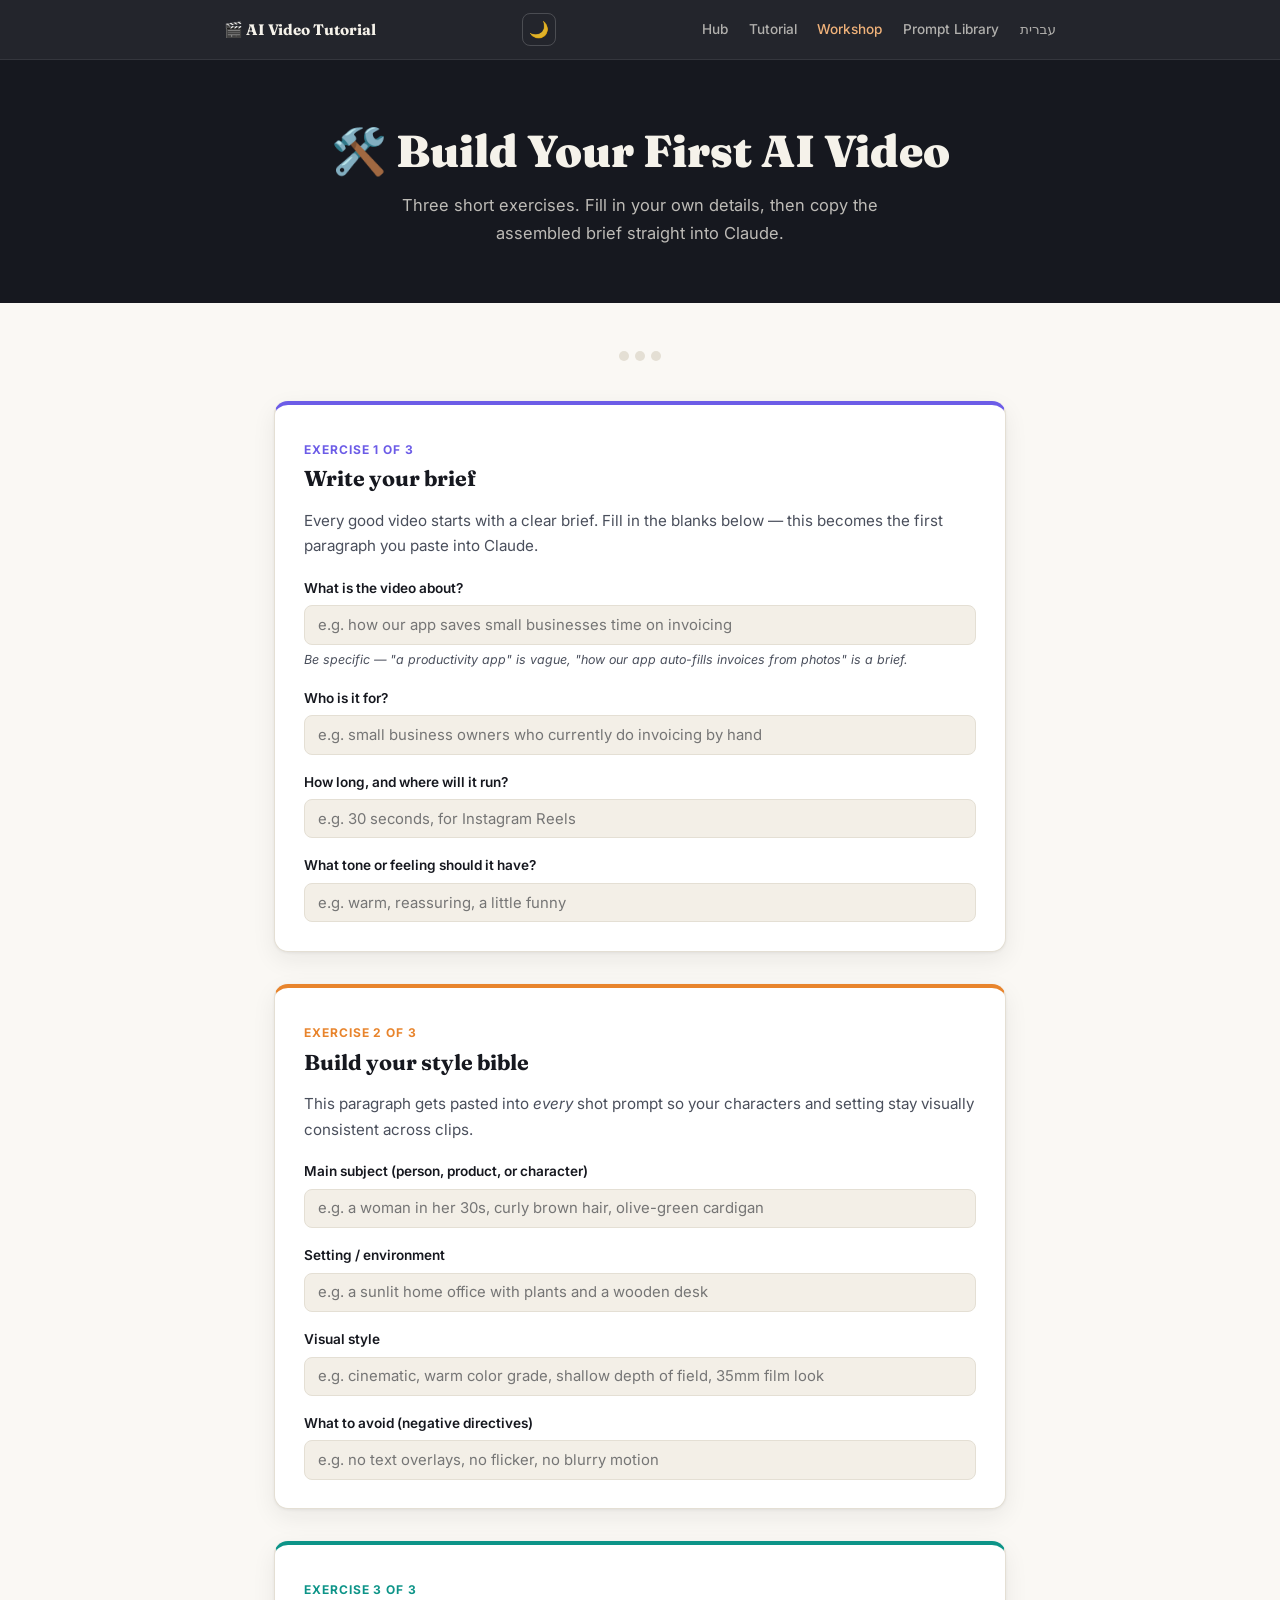
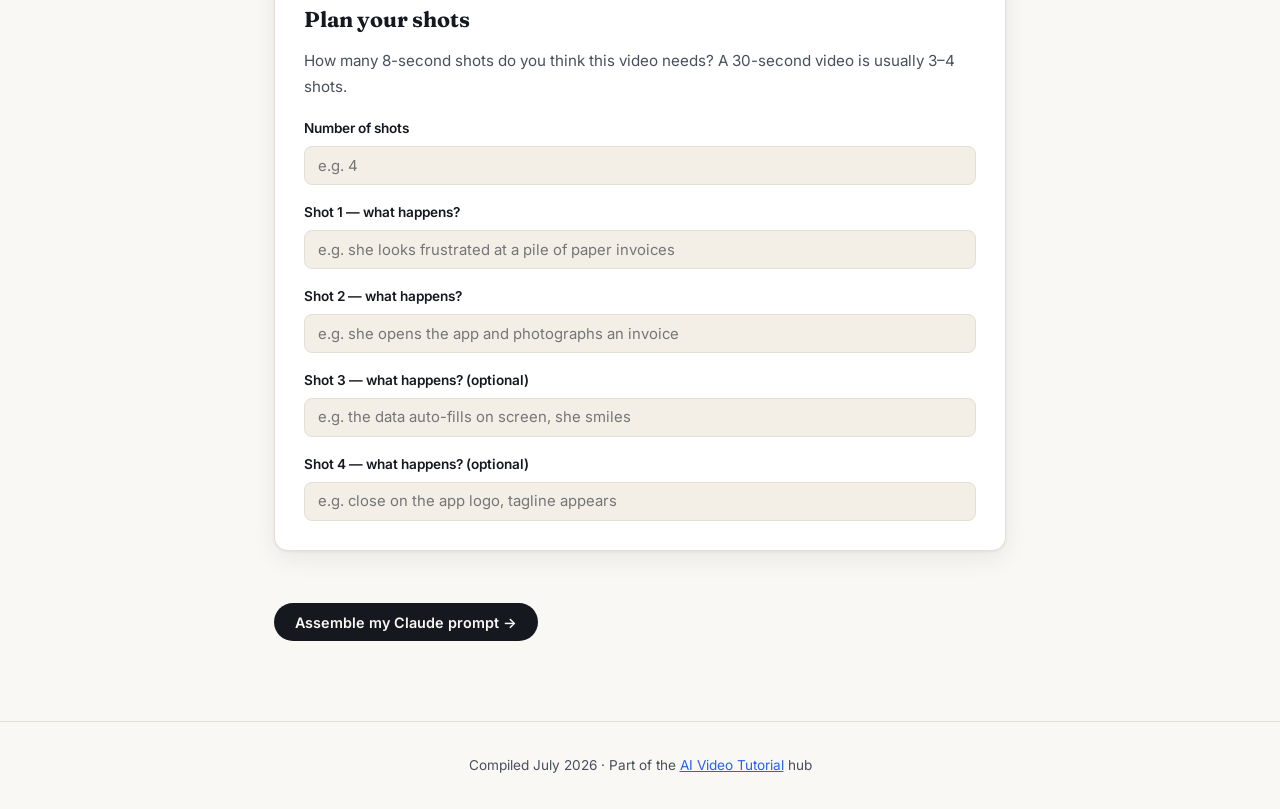
<file: workshop.html>
<!DOCTYPE html>
<html lang="en">
<head>
<meta charset="UTF-8">
<meta name="viewport" content="width=device-width, initial-scale=1.0">
<script>(function(){try{var t=localStorage.getItem('ai-video-tutorial-theme');if(t)document.documentElement.setAttribute('data-theme',t);}catch(e){}})();</script>
<title>Workshop — Build Your First AI Video</title>
<meta name="description" content="A hands-on workshop: fill in the blanks to build your own AI video brief, style bible, and shot list using Claude and Veo.">
<meta property="og:title" content="Workshop — Build Your First AI Video">
<meta property="og:description" content="Fill-in-the-blank exercises to produce your own brief, style bible, and shot list.">
<meta property="og:type" content="website">
<meta property="og:image" content="https://dwolfpack.github.io/ai-video-tutorial/assets/og-image.svg">
<meta property="og:url" content="https://dwolfpack.github.io/ai-video-tutorial/workshop.html">
<link rel="canonical" href="https://dwolfpack.github.io/ai-video-tutorial/workshop.html">
<link rel="icon" href="assets/favicon.svg" type="image/svg+xml">
<link rel="preconnect" href="https://fonts.googleapis.com">
<link rel="preconnect" href="https://fonts.gstatic.com" crossorigin>
<link href="https://fonts.googleapis.com/css2?family=Fraunces:opsz,wght@9..144,600;9..144,700;9..144,900&family=Inter:wght@400;500;600;700&family=JetBrains+Mono:wght@400;500&display=swap" rel="stylesheet">
<style>
  :root {
    --ink: #16181f; --ink-soft: #4a4f5c; --paper: #faf8f4; --paper-warm: #f3efe7;
    --card: #ffffff; --line: #e4dfd4; --amber: #e8842c; --amber-soft: #fdeedd;
    --violet: #6c5ce7; --violet-soft: #edeafd; --teal: #0d9488; --teal-soft: #dcf5f1;
    --radius: 14px; --shadow: 0 1px 3px rgba(22,24,31,.06), 0 8px 24px rgba(22,24,31,.07);
    --ink-fixed: #16181f; --cream-fixed: #faf8f4;
  }
  * { box-sizing: border-box; }
  body { margin: 0; font-family: "Inter", system-ui, sans-serif; background: var(--paper); color: var(--ink); line-height: 1.7; font-size: 16.5px; }
  h1, h2, h3 { font-family: "Fraunces", Georgia, serif; line-height: 1.2; }
  a { color: #2563eb; }

  .site-nav { background: rgba(22,24,31,.94); position: sticky; top: 0; z-index: 50; border-bottom: 1px solid rgba(255,255,255,.08); }
  .site-nav-inner { max-width: 880px; margin: 0 auto; padding: .8rem 1.5rem; display: flex; justify-content: space-between; align-items: center; flex-wrap: wrap; gap: .6rem; }
  .site-nav .brand { color: #f5f2ea; font-family: "Fraunces", serif; font-weight: 700; font-size: .95rem; text-decoration: none; }
  .site-nav .links { display: flex; gap: 1.3rem; flex-wrap: wrap; }
  .site-nav .links a { color: rgba(245,242,234,.68); text-decoration: none; font-size: .85rem; font-weight: 500; }
  .site-nav .links a:hover, .site-nav .links a.active { color: #f0b27a; }

  .hero { background: var(--ink-fixed); color: #f5f2ea; padding: 4rem 1.5rem 3.5rem; text-align: center; }
  .hero h1 { font-size: clamp(2rem, 5vw, 2.8rem); font-weight: 900; margin: 0 0 .8rem; }
  .hero p { color: rgba(245,242,234,.75); max-width: 560px; margin: 0 auto; }

  .container { max-width: 780px; margin: 0 auto; padding: 3rem 1.5rem 5rem; }
  .exercise {
    background: var(--card); border: 1px solid var(--line); border-radius: var(--radius);
    padding: 1.8rem 1.8rem; margin-bottom: 2rem; box-shadow: var(--shadow);
    border-top: 4px solid var(--c, var(--violet));
  }
  .exercise .step-tag {
    display: inline-block; font-size: .75rem; font-weight: 700; letter-spacing: .08em;
    color: var(--c, var(--violet)); text-transform: uppercase; margin-bottom: .4rem;
  }
  .exercise h2 { font-size: 1.35rem; margin: 0 0 .6rem; }
  .exercise .instructions { color: var(--ink-soft); font-size: .95rem; margin-bottom: 1.1rem; }
  label { display: block; font-size: .85rem; font-weight: 600; margin: 1rem 0 .35rem; color: var(--ink); }
  input[type=text], textarea {
    width: 100%; font-family: "Inter", sans-serif; font-size: .93rem;
    border: 1px solid var(--line); border-radius: 8px; padding: .6rem .8rem;
    background: var(--paper-warm); color: var(--ink); resize: vertical;
  }
  input[type=text]:focus, textarea:focus { outline: 2px solid var(--c, var(--violet)); outline-offset: 1px; }
  .hint { font-size: .78rem; color: var(--ink-soft); margin-top: .3rem; font-style: italic; }

  .assemble-btn {
    margin-top: 1.3rem; display: inline-block; border: none; cursor: pointer;
    background: var(--ink-fixed); color: var(--cream-fixed); font-family: "Inter", sans-serif;
    font-weight: 600; font-size: .9rem; padding: .65rem 1.3rem; border-radius: 999px;
  }
  .assemble-btn:hover { background: #2a2d38; }

  .output {
    margin-top: 1.2rem; background: var(--ink-fixed); color: #d8dce8; border-radius: 10px;
    padding: 1rem 1.2rem; font-family: "JetBrains Mono", monospace; font-size: .83rem;
    white-space: pre-wrap; line-height: 1.7; display: none;
  }
  .output.show { display: block; }
  .copy-btn {
    margin-top: .6rem; font-size: .78rem; background: none; border: 1px solid var(--line);
    border-radius: 6px; padding: .3rem .7rem; cursor: pointer; color: var(--ink-soft);
  }
  .copy-btn:hover { border-color: var(--c, var(--violet)); color: var(--c, var(--violet)); }

  .progress { display: flex; gap: .4rem; justify-content: center; margin-bottom: 2.5rem; }
  .progress .dot { width: 10px; height: 10px; border-radius: 50%; background: var(--line); }
  .progress .dot.done { background: var(--amber); }

  footer { text-align: center; padding: 2rem 1.5rem; color: var(--ink-soft); font-size: .85rem; border-top: 1px solid var(--line); }
</style>
<link rel="stylesheet" href="assets/site.css">
</head>
<body>

<a class="skip-link" href="#main">Skip to content</a>

<nav class="site-nav">
  <div class="site-nav-inner">
    <a class="brand" href="index.html">🎬 AI Video Tutorial</a>
    <div class="nav-controls">
      <button class="theme-toggle" aria-label="Toggle dark mode">🌙</button>
      <button class="nav-toggle" aria-label="Toggle menu" aria-expanded="false">☰</button>
    </div>
    <div class="links">
      <a href="index.html">Hub</a>
      <a href="tutorial.html">Tutorial</a>
      <a href="workshop.html" class="active">Workshop</a>
      <a href="prompts.html">Prompt Library</a>
      <a href="he/tutorial.html">עברית</a>
    </div>
  </div>
</nav>

<header class="hero">
  <h1>🛠️ Build Your First AI Video</h1>
  <p>Three short exercises. Fill in your own details, then copy the assembled brief straight into Claude.</p>
</header>

<div class="container" id="main">

  <div class="progress" id="progress">
    <span class="dot" data-dot="1"></span>
    <span class="dot" data-dot="2"></span>
    <span class="dot" data-dot="3"></span>
  </div>

  <div class="exercise" style="--c:#6c5ce7">
    <span class="step-tag">Exercise 1 of 3</span>
    <h2>Write your brief</h2>
    <p class="instructions">Every good video starts with a clear brief. Fill in the blanks below — this becomes the first paragraph you paste into Claude.</p>

    <label for="topic">What is the video about?</label>
    <input type="text" id="topic" placeholder="e.g. how our app saves small businesses time on invoicing">
    <p class="hint">Be specific — "a productivity app" is vague, "how our app auto-fills invoices from photos" is a brief.</p>

    <label for="audience">Who is it for?</label>
    <input type="text" id="audience" placeholder="e.g. small business owners who currently do invoicing by hand">

    <label for="length">How long, and where will it run?</label>
    <input type="text" id="length" placeholder="e.g. 30 seconds, for Instagram Reels">

    <label for="tone">What tone or feeling should it have?</label>
    <input type="text" id="tone" placeholder="e.g. warm, reassuring, a little funny">
  </div>

  <div class="exercise" style="--c:#e8842c">
    <span class="step-tag">Exercise 2 of 3</span>
    <h2>Build your style bible</h2>
    <p class="instructions">This paragraph gets pasted into <em>every</em> shot prompt so your characters and setting stay visually consistent across clips.</p>

    <label for="subject">Main subject (person, product, or character)</label>
    <input type="text" id="subject" placeholder="e.g. a woman in her 30s, curly brown hair, olive-green cardigan">

    <label for="setting">Setting / environment</label>
    <input type="text" id="setting" placeholder="e.g. a sunlit home office with plants and a wooden desk">

    <label for="style">Visual style</label>
    <input type="text" id="style" placeholder="e.g. cinematic, warm color grade, shallow depth of field, 35mm film look">

    <label for="negatives">What to avoid (negative directives)</label>
    <input type="text" id="negatives" placeholder="e.g. no text overlays, no flicker, no blurry motion">
  </div>

  <div class="exercise" style="--c:#0d9488">
    <span class="step-tag">Exercise 3 of 3</span>
    <h2>Plan your shots</h2>
    <p class="instructions">How many 8-second shots do you think this video needs? A 30-second video is usually 3–4 shots.</p>

    <label for="shotcount">Number of shots</label>
    <input type="text" id="shotcount" placeholder="e.g. 4">

    <label for="shot1">Shot 1 — what happens?</label>
    <input type="text" id="shot1" placeholder="e.g. she looks frustrated at a pile of paper invoices">

    <label for="shot2">Shot 2 — what happens?</label>
    <input type="text" id="shot2" placeholder="e.g. she opens the app and photographs an invoice">

    <label for="shot3">Shot 3 — what happens? (optional)</label>
    <input type="text" id="shot3" placeholder="e.g. the data auto-fills on screen, she smiles">

    <label for="shot4">Shot 4 — what happens? (optional)</label>
    <input type="text" id="shot4" placeholder="e.g. close on the app logo, tagline appears">
  </div>

  <button class="assemble-btn" onclick="assemble()">Assemble my Claude prompt →</button>
  <div class="output" id="output"></div>
  <button class="copy-btn" id="copyBtn" style="display:none" onclick="copyOutput()">Copy to clipboard</button>

</div>

<footer>
  Compiled July 2026 · Part of the <a href="index.html">AI Video Tutorial</a> hub
</footer>

<script src="assets/site.js" defer></script>
<script>
function val(id) { return document.getElementById(id).value.trim(); }
function markDone(n) {
  document.querySelectorAll('#progress .dot').forEach(d => {
    if (parseInt(d.dataset.dot) <= n) d.classList.add('done');
  });
}
function assemble() {
  const topic = val('topic') || '[your video topic]';
  const audience = val('audience') || '[your audience]';
  const length = val('length') || '[length and platform]';
  const tone = val('tone') || '[tone]';
  const subject = val('subject') || '[main subject description]';
  const setting = val('setting') || '[setting/environment]';
  const style = val('style') || '[visual style]';
  const negatives = val('negatives') || '[things to avoid]';
  const shotcount = val('shotcount') || '3-4';
  const shots = [val('shot1'), val('shot2'), val('shot3'), val('shot4')].filter(Boolean);

  let shotList = shots.length
    ? shots.map((s, i) => `  Shot ${i + 1}: ${s}`).join('\n')
    : '  [describe each shot briefly]';

  const prompt = `I'm making a video about ${topic}, for ${audience}. ` +
`It should be ${length}, with a ${tone} tone.

Style bible (reuse this in every shot prompt for consistency):
Subject: ${subject}
Setting: ${setting}
Style: ${style}
Negative directives: ${negatives}

Rough shot plan (${shotcount} shots):
${shotList}

Please write:
1. A short script with narration.
2. A refined shot list of 8-second scenes based on my rough plan above.
3. For each scene, a detailed Veo 3.1 prompt (camera movement, lighting, action, audio) that includes the style bible.
4. Any suggestions to improve pacing or the hook in the first 3 seconds.`;

  const out = document.getElementById('output');
  out.textContent = prompt;
  out.classList.add('show');
  document.getElementById('copyBtn').style.display = 'inline-block';
  markDone(3);
  out.scrollIntoView({ behavior: 'smooth', block: 'center' });
}
function copyOutput() {
  const text = document.getElementById('output').textContent;
  navigator.clipboard.writeText(text).then(() => {
    const btn = document.getElementById('copyBtn');
    const orig = btn.textContent;
    btn.textContent = 'Copied ✓';
    setTimeout(() => btn.textContent = orig, 1500);
  });
}
['topic','audience','length','tone'].forEach(id =>
  document.getElementById(id).addEventListener('input', () => markDone(1)));
['subject','setting','style','negatives'].forEach(id =>
  document.getElementById(id).addEventListener('input', () => markDone(2)));
</script>

</body>
</html>
</file>
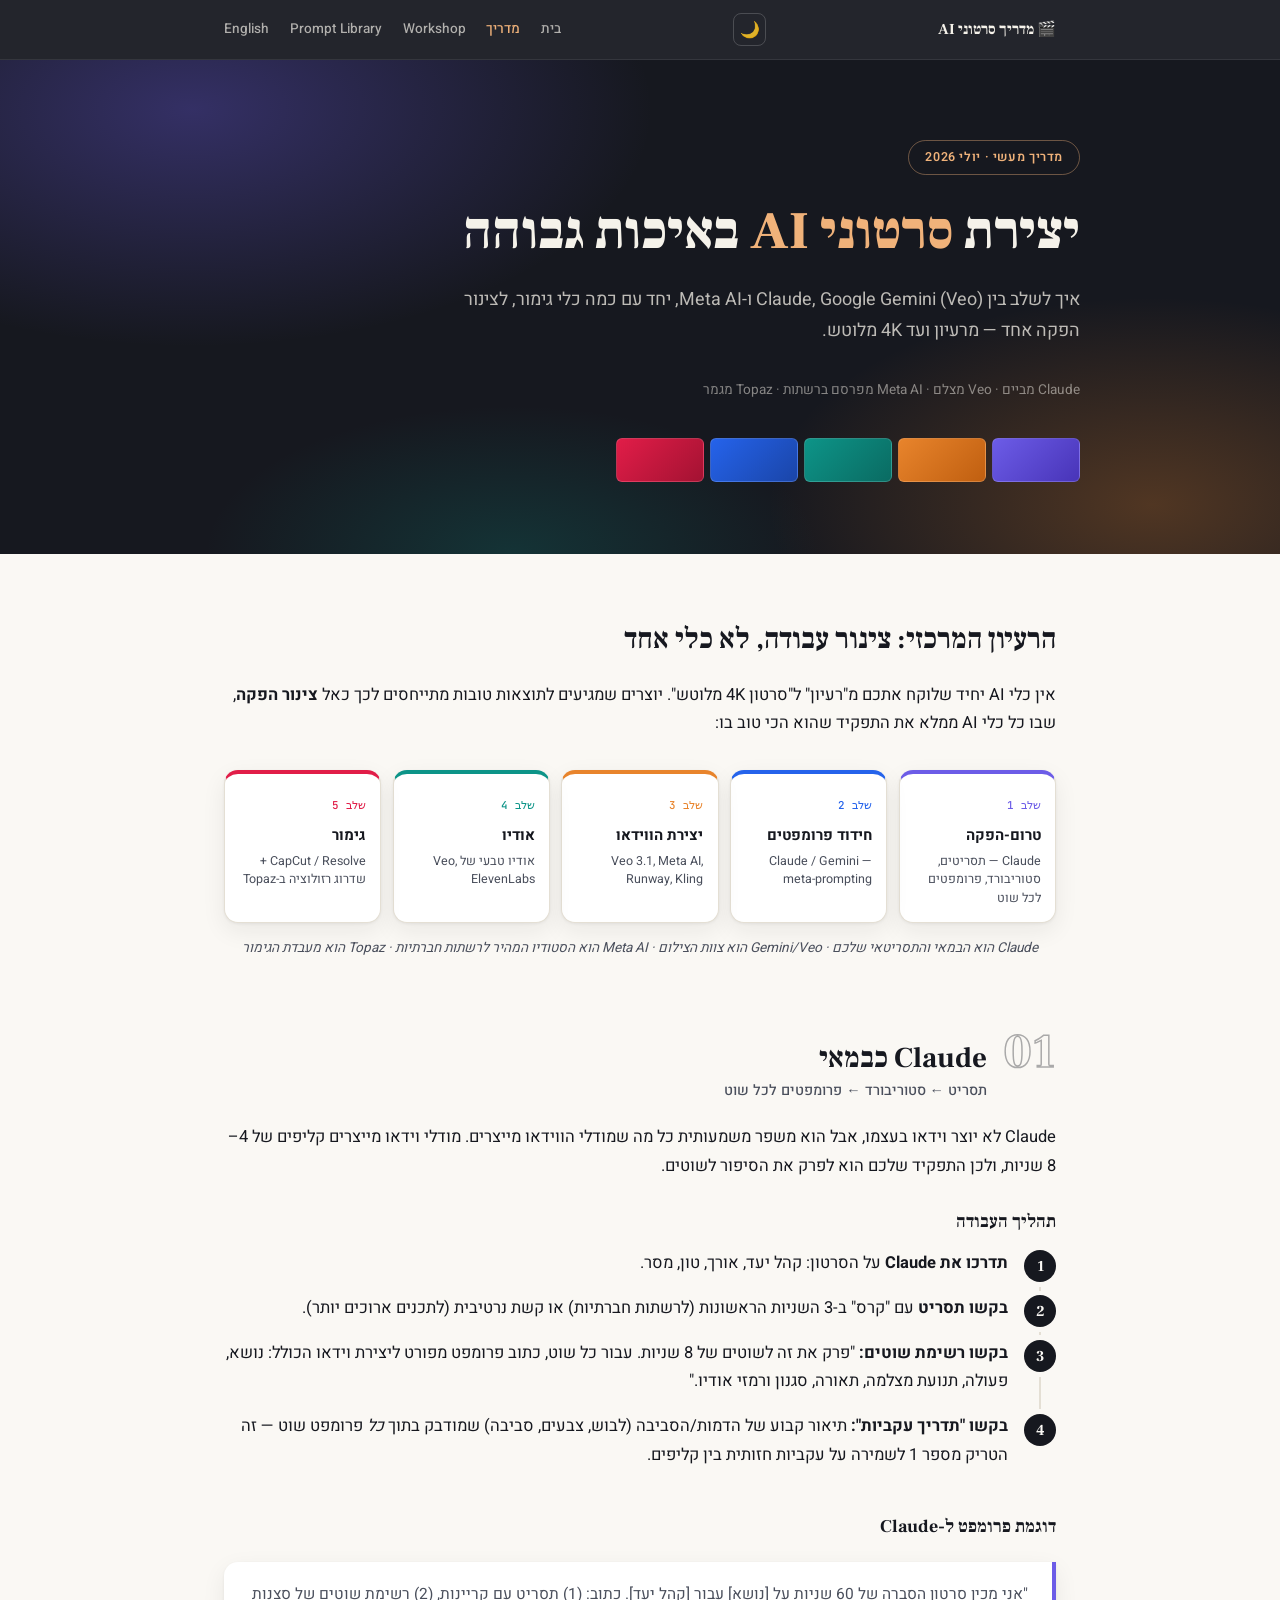
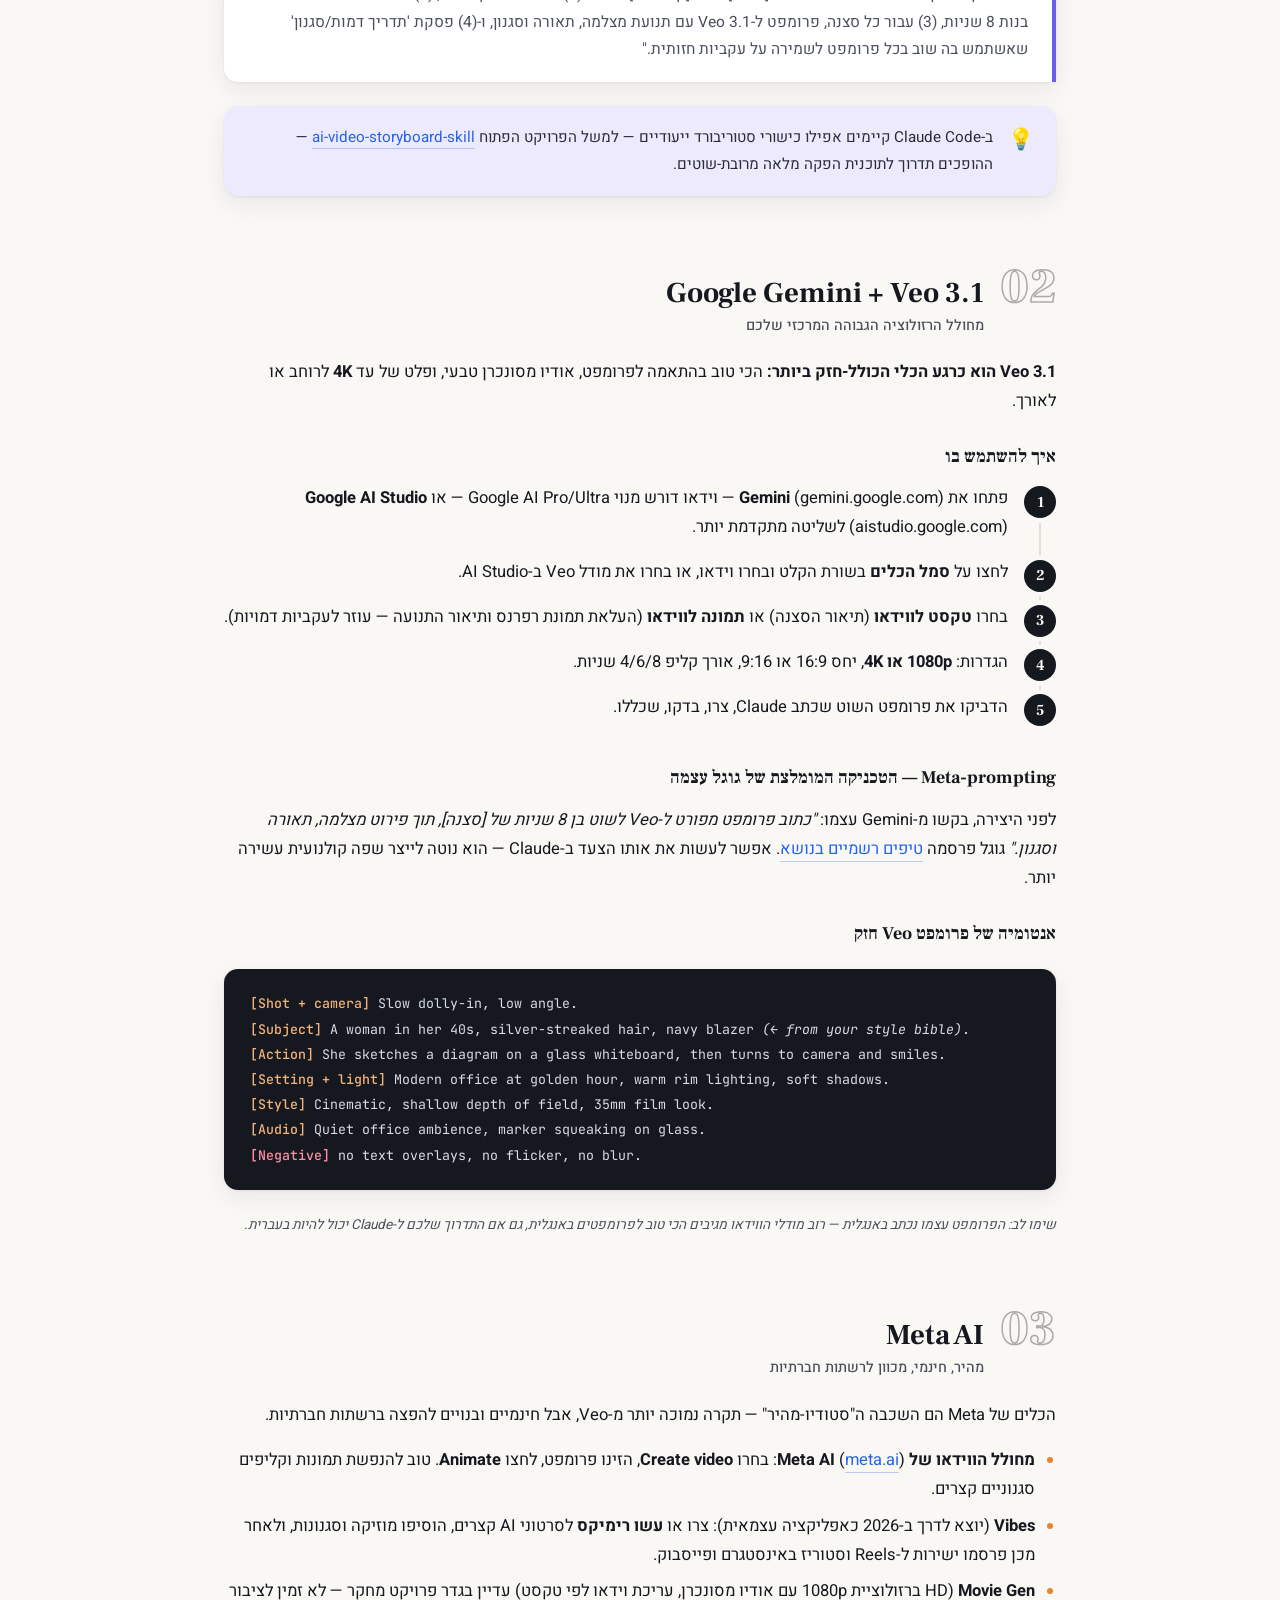
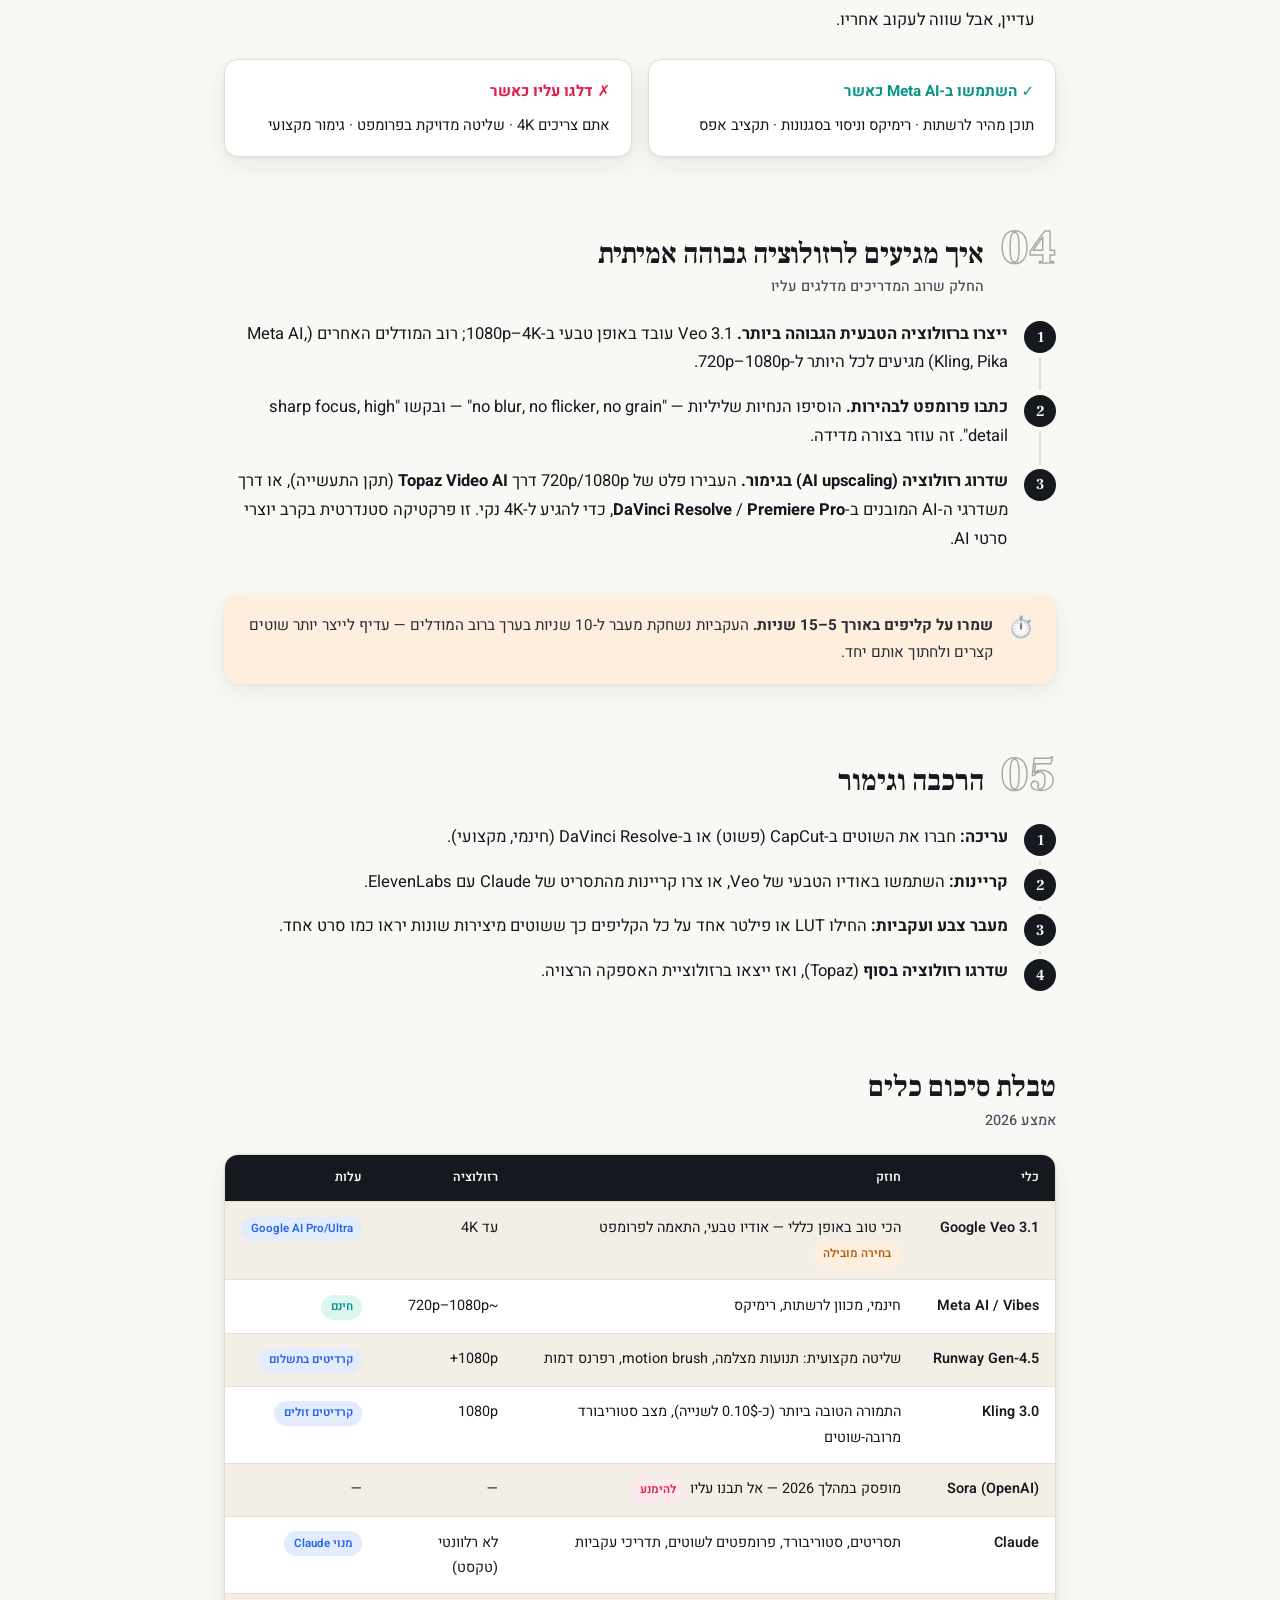
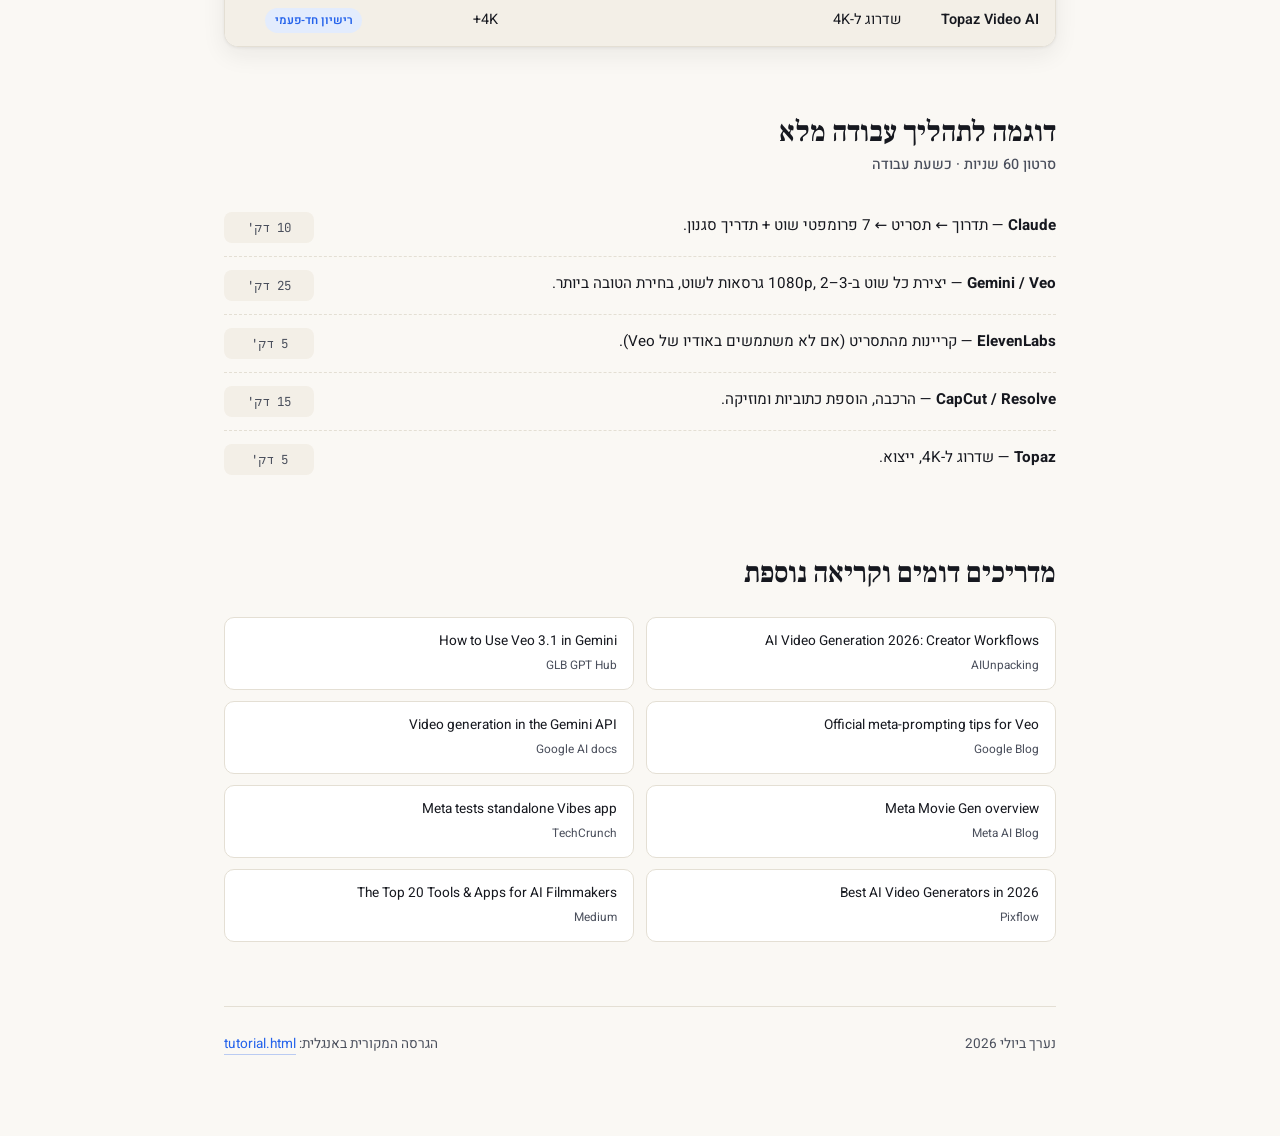
<file: he/tutorial.html>
<!DOCTYPE html>
<html lang="he" dir="rtl">
<head>
<meta charset="UTF-8">
<meta name="viewport" content="width=device-width, initial-scale=1.0">
<script>(function(){try{var t=localStorage.getItem('ai-video-tutorial-theme');if(t)document.documentElement.setAttribute('data-theme',t);}catch(e){}})();</script>
<title>יצירת סרטוני AI באיכות גבוהה — מדריך מעשי</title>
<meta name="description" content="מדריך מעשי: שילוב Claude, Google Gemini (Veo) ו-Meta AI לצינור עבודה אחד ליצירת סרטוני AI באיכות גבוהה.">
<meta property="og:title" content="יצירת סרטוני AI באיכות גבוהה — מדריך מעשי">
<meta property="og:description" content="שילוב Claude, Gemini/Veo ו-Meta AI לצינור הפקה אחד — מרעיון ועד 4K מלוטש.">
<meta property="og:type" content="website">
<meta property="og:image" content="https://dwolfpack.github.io/ai-video-tutorial/assets/og-image.svg">
<meta property="og:url" content="https://dwolfpack.github.io/ai-video-tutorial/he/tutorial.html">
<link rel="canonical" href="https://dwolfpack.github.io/ai-video-tutorial/he/tutorial.html">
<link rel="alternate" hreflang="he" href="https://dwolfpack.github.io/ai-video-tutorial/he/tutorial.html">
<link rel="alternate" hreflang="en" href="https://dwolfpack.github.io/ai-video-tutorial/tutorial.html">
<link rel="icon" href="../assets/favicon.svg" type="image/svg+xml">
<link rel="preconnect" href="https://fonts.googleapis.com">
<link rel="preconnect" href="https://fonts.gstatic.com" crossorigin>
<link href="https://fonts.googleapis.com/css2?family=Frank+Ruhl+Libre:wght@500;700;900&family=Heebo:wght@400;500;600;700&family=JetBrains+Mono:wght@400;500&display=swap" rel="stylesheet">
<style>
  :root {
    --ink: #16181f; --ink-soft: #4a4f5c; --paper: #faf8f4; --paper-warm: #f3efe7;
    --card: #ffffff; --line: #e4dfd4; --amber: #e8842c; --amber-soft: #fdeedd;
    --violet: #6c5ce7; --violet-soft: #edeafd; --teal: #0d9488; --teal-soft: #dcf5f1;
    --rose: #e11d48; --rose-soft: #fde8ed; --blue: #2563eb; --blue-soft: #e3ecfd;
    --radius: 14px; --shadow: 0 1px 3px rgba(22,24,31,.06), 0 8px 24px rgba(22,24,31,.07);
    --ink-fixed: #16181f; --cream-fixed: #faf8f4;
  }
  * { box-sizing: border-box; }
  html { scroll-behavior: smooth; }
  body { margin: 0; font-family: "Heebo", system-ui, sans-serif; background: var(--paper); color: var(--ink); line-height: 1.75; font-size: 16.5px; }
  h1, h2, h3 { font-family: "Frank Ruhl Libre", Georgia, serif; line-height: 1.3; }
  a { color: var(--blue); text-decoration: none; border-bottom: 1px solid rgba(37,99,235,.3); }
  a:hover { border-bottom-color: var(--blue); }
  .ltr { direction: ltr; unicode-bidi: isolate; display: inline-block; }

  .site-nav { background: rgba(22,24,31,.94); backdrop-filter: blur(6px); position: sticky; top: 0; z-index: 50; border-bottom: 1px solid rgba(255,255,255,.08); }
  .site-nav-inner { max-width: 880px; margin: 0 auto; padding: .8rem 1.5rem; display: flex; justify-content: space-between; align-items: center; flex-wrap: wrap; gap: .6rem; }
  .site-nav .brand { color: #f5f2ea; font-family: "Frank Ruhl Libre", serif; font-weight: 700; font-size: .95rem; border-bottom: none; }
  .site-nav .links { display: flex; gap: 1.3rem; flex-wrap: wrap; }
  .site-nav .links a { color: rgba(245,242,234,.68); border-bottom: none; font-size: .85rem; font-weight: 500; }
  .site-nav .links a:hover, .site-nav .links a.active { color: #f0b27a; }

  .hero { background: var(--ink-fixed); color: #f5f2ea; padding: 5rem 1.5rem 4.5rem; position: relative; overflow: hidden; }
  .hero::before {
    content: ""; position: absolute; inset: 0;
    background:
      radial-gradient(ellipse 60% 80% at 15% 10%, rgba(108,92,231,.35), transparent 60%),
      radial-gradient(ellipse 50% 70% at 90% 90%, rgba(232,132,44,.28), transparent 60%),
      radial-gradient(ellipse 40% 50% at 40% 100%, rgba(13,148,136,.22), transparent 60%);
  }
  .hero-inner { max-width: 880px; margin: 0 auto; position: relative; }
  .hero .kicker { display: inline-block; font-size: .78rem; font-weight: 600; letter-spacing: .05em; color: #f0b27a; border: 1px solid rgba(240,178,122,.4); border-radius: 999px; padding: .35rem 1rem; margin-bottom: 1.4rem; }
  .hero h1 { font-size: clamp(2.1rem, 5.5vw, 3.3rem); font-weight: 900; margin: 0 0 1.1rem; }
  .hero h1 em { font-style: normal; color: #f0b27a; }
  .hero .lede { font-size: 1.12rem; color: rgba(245,242,234,.75); max-width: 620px; margin: 0 0 2rem; }
  .hero .meta { font-size: .85rem; color: rgba(245,242,234,.5); }

  .filmstrip { display: flex; gap: 6px; margin-top: 2.2rem; }
  .filmstrip span { height: 44px; flex: 1; max-width: 88px; border-radius: 6px; border: 1px solid rgba(255,255,255,.15); }
  .filmstrip span:nth-child(1) { background: linear-gradient(135deg,#6c5ce7,#4834b8); }
  .filmstrip span:nth-child(2) { background: linear-gradient(135deg,#e8842c,#c05f10); }
  .filmstrip span:nth-child(3) { background: linear-gradient(135deg,#0d9488,#0a6b62); }
  .filmstrip span:nth-child(4) { background: linear-gradient(135deg,#2563eb,#1a45a8); }
  .filmstrip span:nth-child(5) { background: linear-gradient(135deg,#e11d48,#a31232); }

  .container { max-width: 880px; margin: 0 auto; padding: 0 1.5rem 5rem; }
  section { margin-top: 4.2rem; }
  .section-head { display: flex; align-items: baseline; gap: 1rem; margin-bottom: 1.4rem; }
  .stage-num { font-family: "Frank Ruhl Libre", serif; font-size: 3rem; font-weight: 900; line-height: 1; -webkit-text-stroke: 1.5px var(--ink-fixed); color: transparent; opacity: .35; flex-shrink: 0; }
  h2 { font-size: clamp(1.4rem, 3vw, 1.8rem); font-weight: 700; margin: 0; }
  h2 .tagline { display: block; font-family: "Heebo"; font-size: .9rem; font-weight: 500; color: var(--ink-soft); margin-top: .3rem; }
  h3 { font-size: 1.12rem; font-weight: 700; margin: 1.8rem 0 .6rem; }

  .pipeline { display: grid; grid-template-columns: repeat(5, 1fr); gap: .7rem; margin: 2rem 0 .8rem; }
  .pipe-step { background: var(--card); border: 1px solid var(--line); border-radius: var(--radius); padding: 1rem .9rem .9rem; box-shadow: var(--shadow); position: relative; border-top: 4px solid var(--c, var(--violet)); }
  .pipe-step .n { font-family: "JetBrains Mono", monospace; font-size: .68rem; font-weight: 500; color: var(--c); }
  .pipe-step .t { font-weight: 700; font-size: .93rem; margin: .15rem 0 .25rem; }
  .pipe-step .d { font-size: .78rem; color: var(--ink-soft); line-height: 1.5; }
  .pipe-caption { text-align: center; font-size: .85rem; color: var(--ink-soft); font-style: italic; }
  @media (max-width: 720px) { .pipeline { grid-template-columns: 1fr 1fr; } }

  .callout { border-radius: var(--radius); padding: 1.15rem 1.4rem; margin: 1.5rem 0; display: flex; gap: .9rem; box-shadow: var(--shadow); }
  .callout .icon { font-size: 1.3rem; line-height: 1.5; }
  .callout p { margin: 0; font-size: .95rem; color: #2a2d38; }
  .callout.tip { background: var(--amber-soft); }
  .callout.idea { background: var(--violet-soft); }

  blockquote { margin: 1.5rem 0; padding: 1.2rem 1.5rem; background: var(--card); border-right: 4px solid var(--violet); border-radius: var(--radius) 0 0 var(--radius); box-shadow: var(--shadow); font-style: normal; color: var(--ink-soft); font-size: .97rem; }

  ol.steps { counter-reset: step; list-style: none; padding: 0; margin: 1rem 0; }
  ol.steps > li { counter-increment: step; position: relative; padding: 0 3rem 1rem 0; margin: 0; }
  ol.steps > li::before { content: counter(step); position: absolute; right: 0; top: .1rem; width: 2rem; height: 2rem; border-radius: 50%; background: var(--ink-fixed); color: var(--cream-fixed); font-family: "Frank Ruhl Libre", serif; font-weight: 700; font-size: .95rem; display: flex; align-items: center; justify-content: center; }
  ol.steps > li:not(:last-child)::after { content: ""; position: absolute; right: calc(1rem - 1px); top: 2.4rem; bottom: .2rem; width: 2px; background: var(--line); }

  ul { padding-right: 1.3rem; padding-left: 0; }
  ul li { margin-bottom: .5rem; }
  li::marker { color: var(--amber); }

  .prompt-block { background: var(--ink-fixed); border-radius: var(--radius); padding: 1.4rem 1.6rem; margin: 1.5rem 0; box-shadow: var(--shadow); overflow-x: auto; direction: ltr; text-align: left; }
  .prompt-block .row { font-family: "JetBrains Mono", monospace; font-size: .83rem; line-height: 1.9; color: #d8dce8; white-space: nowrap; }
  .prompt-block .label { color: #f0b27a; font-weight: 500; }
  .prompt-block .neg .label { color: #ff8fa8; }

  .table-wrap { background: var(--card); border: 1px solid var(--line); border-radius: var(--radius); box-shadow: var(--shadow); overflow: hidden; overflow-x: auto; margin: 1.5rem 0; }
  table { width: 100%; border-collapse: collapse; font-size: .9rem; }
  th { background: var(--ink-fixed); color: var(--cream-fixed); text-align: right; padding: .75rem 1rem; font-weight: 600; font-size: .78rem; }
  td { padding: .8rem 1rem; border-top: 1px solid var(--line); vertical-align: top; }
  tr:nth-child(even) td { background: var(--paper-warm); }
  td.tool { font-weight: 600; white-space: nowrap; }
  .badge { display: inline-block; font-size: .72rem; font-weight: 600; padding: .15rem .6rem; border-radius: 999px; white-space: nowrap; }
  .badge.free { background: var(--teal-soft); color: var(--teal); }
  .badge.paid { background: var(--blue-soft); color: var(--blue); }
  .badge.warn { background: var(--rose-soft); color: var(--rose); }
  .badge.hero-b { background: var(--amber-soft); color: #b05e12; }

  .split { display: grid; grid-template-columns: 1fr 1fr; gap: 1rem; margin: 1.5rem 0; }
  .split .half { background: var(--card); border: 1px solid var(--line); border-radius: var(--radius); padding: 1.1rem 1.3rem; box-shadow: var(--shadow); font-size: .93rem; }
  .split .half h4 { margin: 0 0 .5rem; font-size: .95rem; }
  .split .yes h4 { color: var(--teal); }
  .split .no h4 { color: var(--rose); }
  @media (max-width: 600px) { .split { grid-template-columns: 1fr; } }

  .timeline { margin: 1.5rem 0; }
  .timeline .t-row { display: grid; grid-template-columns: 1fr 90px; gap: 1rem; align-items: start; padding: .8rem 0; border-bottom: 1px dashed var(--line); }
  .timeline .t-row:last-child { border-bottom: none; }
  .timeline .t-time { font-family: "JetBrains Mono", monospace; font-size: .78rem; color: var(--ink-soft); background: var(--paper-warm); border-radius: 8px; padding: .3rem .6rem; text-align: center; }
  .timeline .t-body strong { color: var(--ink); }
  .timeline .t-body { font-size: .95rem; }

  .reading { display: grid; grid-template-columns: 1fr 1fr; gap: .7rem; padding: 0; list-style: none; margin: 1.5rem 0 0; }
  .reading li { margin: 0; }
  .reading a { display: block; background: var(--card); border: 1px solid var(--line); border-radius: 10px; padding: .75rem 1rem; font-size: .85rem; color: var(--ink); border-bottom: 1px solid var(--line); }
  .reading a:hover { border-color: var(--amber); }
  .reading a .src { display: block; font-size: .74rem; color: var(--ink-soft); margin-top: .15rem; direction: ltr; text-align: right; }
  @media (max-width: 600px) { .reading { grid-template-columns: 1fr; } }

  footer { margin-top: 4rem; padding-top: 1.6rem; border-top: 1px solid var(--line); font-size: .85rem; color: var(--ink-soft); display: flex; justify-content: space-between; flex-wrap: wrap; gap: .5rem; }
  code { font-family: "JetBrains Mono", monospace; font-size: .85em; background: var(--paper-warm); padding: .1em .4em; border-radius: 5px; direction: ltr; display: inline-block; }
</style>
<link rel="stylesheet" href="../assets/site.css">
</head>
<body>

<a class="skip-link" href="#main">דלג לתוכן</a>

<nav class="site-nav">
  <div class="site-nav-inner">
    <a class="brand" href="../index.html">🎬 מדריך סרטוני AI</a>
    <div class="nav-controls">
      <button class="theme-toggle" aria-label="החלף מצב כהה/בהיר">🌙</button>
      <button class="nav-toggle" aria-label="פתח תפריט" aria-expanded="false">☰</button>
    </div>
    <div class="links">
      <a href="../index.html">בית</a>
      <a href="tutorial.html" class="active">מדריך</a>
      <a href="../workshop.html">Workshop</a>
      <a href="../prompts.html">Prompt Library</a>
      <a href="../tutorial.html">English</a>
    </div>
  </div>
</nav>

<header class="hero">
  <div class="hero-inner">
    <span class="kicker">מדריך מעשי · יולי 2026</span>
    <h1>יצירת <em>סרטוני AI</em> באיכות גבוהה</h1>
    <p class="lede">איך לשלב בין Claude, Google Gemini (Veo) ו-Meta AI, יחד עם כמה כלי גימור, לצינור הפקה אחד — מרעיון ועד 4K מלוטש.</p>
    <p class="meta">Claude מביים · Veo מצלם · Meta AI מפרסם ברשתות · Topaz מגמר</p>
    <div class="filmstrip" aria-hidden="true"><span></span><span></span><span></span><span></span><span></span></div>
  </div>
</header>

<div class="container" id="main">

<section>
  <div class="section-head">
    <h2>הרעיון המרכזי: צינור עבודה, לא כלי אחד</h2>
  </div>
  <p>אין כלי AI יחיד שלוקח אתכם מ"רעיון" ל"סרטון 4K מלוטש". יוצרים שמגיעים לתוצאות טובות מתייחסים לכך כאל <strong>צינור הפקה</strong>, שבו כל כלי AI ממלא את התפקיד שהוא הכי טוב בו:</p>

  <div class="pipeline">
    <div class="pipe-step" style="--c:var(--violet)">
      <span class="n">שלב 1</span>
      <div class="t">טרום-הפקה</div>
      <div class="d">Claude — תסריטים, סטוריבורד, פרומפטים לכל שוט</div>
    </div>
    <div class="pipe-step" style="--c:var(--blue)">
      <span class="n">שלב 2</span>
      <div class="t">חידוד פרומפטים</div>
      <div class="d">Claude / Gemini — meta-prompting</div>
    </div>
    <div class="pipe-step" style="--c:var(--amber)">
      <span class="n">שלב 3</span>
      <div class="t">יצירת הווידאו</div>
      <div class="d">Veo 3.1, Meta AI, Runway, Kling</div>
    </div>
    <div class="pipe-step" style="--c:var(--teal)">
      <span class="n">שלב 4</span>
      <div class="t">אודיו</div>
      <div class="d">אודיו טבעי של Veo, ElevenLabs</div>
    </div>
    <div class="pipe-step" style="--c:var(--rose)">
      <span class="n">שלב 5</span>
      <div class="t">גימור</div>
      <div class="d">CapCut / Resolve + שדרוג רזולוציה ב-Topaz</div>
    </div>
  </div>
  <p class="pipe-caption">Claude הוא הבמאי והתסריטאי שלכם · Gemini/Veo הוא צוות הצילום · Meta AI הוא הסטודיו המהיר לרשתות חברתיות · Topaz הוא מעבדת הגימור</p>
</section>

<section>
  <div class="section-head">
    <span class="stage-num">01</span>
    <h2>Claude כבמאי
      <span class="tagline">תסריט ← סטוריבורד ← פרומפטים לכל שוט</span>
    </h2>
  </div>
  <p>Claude לא יוצר וידאו בעצמו, אבל הוא משפר משמעותית כל מה שמודלי הווידאו מייצרים. מודלי וידאו מייצרים קליפים של 4–8 שניות, ולכן התפקיד שלכם הוא לפרק את הסיפור לשוטים.</p>

  <h3>תהליך העבודה</h3>
  <ol class="steps">
    <li><strong>תדרכו את Claude</strong> על הסרטון: קהל יעד, אורך, טון, מסר.</li>
    <li><strong>בקשו תסריט</strong> עם "קרס" ב-3 השניות הראשונות (לרשתות חברתיות) או קשת נרטיבית (לתכנים ארוכים יותר).</li>
    <li><strong>בקשו רשימת שוטים:</strong> "פרק את זה לשוטים של 8 שניות. עבור כל שוט, כתוב פרומפט מפורט ליצירת וידאו הכולל: נושא, פעולה, תנועת מצלמה, תאורה, סגנון ורמזי אודיו."</li>
    <li><strong>בקשו "תדריך עקביות":</strong> תיאור קבוע של הדמות/הסביבה (לבוש, צבעים, סביבה) שמודבק בתוך <em>כל</em> פרומפט שוט — זה הטריק מספר 1 לשמירה על עקביות חזותית בין קליפים.</li>
  </ol>

  <h3>דוגמת פרומפט ל-Claude</h3>
  <blockquote>"אני מכין סרטון הסברה של 60 שניות על [נושא] עבור [קהל יעד]. כתוב: (1) תסריט עם קריינות, (2) רשימת שוטים של סצנות בנות 8 שניות, (3) עבור כל סצנה, פרומפט ל-Veo 3.1 עם תנועת מצלמה, תאורה וסגנון, ו-(4) פסקת 'תדריך דמות/סגנון' שאשתמש בה שוב בכל פרומפט לשמירה על עקביות חזותית."</blockquote>

  <div class="callout idea">
    <span class="icon">💡</span>
    <p>ב-Claude Code קיימים אפילו כישורי סטוריבורד ייעודיים — למשל הפרויקט הפתוח <a href="https://github.com/aicontentskills/ai-video-storyboard-skill">ai-video-storyboard-skill</a> — ההופכים תדרוך לתוכנית הפקה מלאה מרובת-שוטים.</p>
  </div>
</section>

<section>
  <div class="section-head">
    <span class="stage-num">02</span>
    <h2>Google Gemini + Veo 3.1
      <span class="tagline">מחולל הרזולוציה הגבוהה המרכזי שלכם</span>
    </h2>
  </div>
  <p><strong>Veo 3.1 הוא כרגע הכלי הכולל-חזק ביותר:</strong> הכי טוב בהתאמה לפרומפט, אודיו מסונכרן טבעי, ופלט של עד <strong>4K</strong> לרוחב או לאורך.</p>

  <h3>איך להשתמש בו</h3>
  <ol class="steps">
    <li>פתחו את <strong>Gemini</strong> (gemini.google.com) — וידאו דורש מנוי Google AI Pro/Ultra — או <strong>Google AI Studio</strong> (aistudio.google.com) לשליטה מתקדמת יותר.</li>
    <li>לחצו על <strong>סמל הכלים</strong> בשורת הקלט ובחרו וידאו, או בחרו את מודל Veo ב-AI Studio.</li>
    <li>בחרו <strong>טקסט לווידאו</strong> (תיאור הסצנה) או <strong>תמונה לווידאו</strong> (העלאת תמונת רפרנס ותיאור התנועה — עוזר לעקביות דמויות).</li>
    <li>הגדרות: <strong>1080p או 4K</strong>, יחס 16:9 או 9:16, אורך קליפ 4/6/8 שניות.</li>
    <li>הדביקו את פרומפט השוט שכתב Claude, צרו, בדקו, שכללו.</li>
  </ol>

  <h3>Meta-prompting — הטכניקה המומלצת של גוגל עצמה</h3>
  <p>לפני היצירה, בקשו מ-Gemini עצמו: <em>"כתוב פרומפט מפורט ל-Veo לשוט בן 8 שניות של [סצנה], תוך פירוט מצלמה, תאורה וסגנון."</em> גוגל פרסמה <a href="https://blog.google/products-and-platforms/products/gemini/meta-prompting-veo-gemini-tips/">טיפים רשמיים בנושא</a>. אפשר לעשות את אותו הצעד ב-Claude — הוא נוטה לייצר שפה קולנועית עשירה יותר.</p>

  <h3>אנטומיה של פרומפט Veo חזק</h3>
  <div class="prompt-block">
    <div class="row"><span class="label">[Shot + camera]</span>  Slow dolly-in, low angle.</div>
    <div class="row"><span class="label">[Subject]</span>        A woman in her 40s, silver-streaked hair, navy blazer <em>(← from your style bible)</em>.</div>
    <div class="row"><span class="label">[Action]</span>         She sketches a diagram on a glass whiteboard, then turns to camera and smiles.</div>
    <div class="row"><span class="label">[Setting + light]</span> Modern office at golden hour, warm rim lighting, soft shadows.</div>
    <div class="row"><span class="label">[Style]</span>          Cinematic, shallow depth of field, 35mm film look.</div>
    <div class="row"><span class="label">[Audio]</span>          Quiet office ambience, marker squeaking on glass.</div>
    <div class="row neg"><span class="label">[Negative]</span>       no text overlays, no flicker, no blur.</div>
  </div>
  <p style="font-size:.85rem;color:var(--ink-soft);font-style:italic">שימו לב: הפרומפט עצמו נכתב באנגלית — רוב מודלי הווידאו מגיבים הכי טוב לפרומפטים באנגלית, גם אם התדרוך שלכם ל-Claude יכול להיות בעברית.</p>
</section>

<section>
  <div class="section-head">
    <span class="stage-num">03</span>
    <h2>Meta AI
      <span class="tagline">מהיר, חינמי, מכוון לרשתות חברתיות</span>
    </h2>
  </div>
  <p>הכלים של Meta הם השכבה ה"סטודיו-מהיר" — תקרה נמוכה יותר מ-Veo, אבל חינמיים ובנויים להפצה ברשתות חברתיות.</p>
  <ul>
    <li><strong>מחולל הווידאו של Meta AI</strong> (<a href="https://www.meta.ai/ai-video-generator">meta.ai</a>): בחרו <strong>Create video</strong>, הזינו פרומפט, לחצו <strong>Animate</strong>. טוב להנפשת תמונות וקליפים סגנוניים קצרים.</li>
    <li><strong>Vibes</strong> (יוצא לדרך ב-2026 כאפליקציה עצמאית): צרו או <strong>עשו רימיקס</strong> לסרטוני AI קצרים, הוסיפו מוזיקה וסגנונות, ולאחר מכן פרסמו ישירות ל-Reels וסטוריז באינסטגרם ופייסבוק.</li>
    <li><strong>Movie Gen</strong> (HD ברזולוציית 1080p עם אודיו מסונכרן, עריכת וידאו לפי טקסט) עדיין בגדר פרויקט מחקר — לא זמין לציבור עדיין, אבל שווה לעקוב אחריו.</li>
  </ul>

  <div class="split">
    <div class="half yes">
      <h4>✓ השתמשו ב-Meta AI כאשר</h4>
      תוכן מהיר לרשתות · רימיקס וניסוי בסגנונות · תקציב אפס
    </div>
    <div class="half no">
      <h4>✗ דלגו עליו כאשר</h4>
      אתם צריכים 4K · שליטה מדויקת בפרומפט · גימור מקצועי
    </div>
  </div>
</section>

<section>
  <div class="section-head">
    <span class="stage-num">04</span>
    <h2>איך מגיעים לרזולוציה גבוהה אמיתית
      <span class="tagline">החלק שרוב המדריכים מדלגים עליו</span>
    </h2>
  </div>
  <ol class="steps">
    <li><strong>ייצרו ברזולוציה הטבעית הגבוהה ביותר.</strong> Veo 3.1 עובד באופן טבעי ב-1080p–4K; רוב המודלים האחרים (Meta AI, Kling, Pika) מגיעים לכל היותר ל-720p–1080p.</li>
    <li><strong>כתבו פרומפט לבהירות.</strong> הוסיפו הנחיות שליליות — "no blur, no flicker, no grain" — ובקשו "sharp focus, high detail". זה עוזר בצורה מדידה.</li>
    <li><strong>שדרוג רזולוציה (AI upscaling) בגימור.</strong> העבירו פלט של 720p/1080p דרך <strong>Topaz Video AI</strong> (תקן התעשייה), או דרך משדרגי ה-AI המובנים ב-<strong>DaVinci Resolve</strong> / <strong>Premiere Pro</strong>, כדי להגיע ל-4K נקי. זו פרקטיקה סטנדרטית בקרב יוצרי סרטי AI.</li>
  </ol>
  <div class="callout tip">
    <span class="icon">⏱️</span>
    <p><strong>שמרו על קליפים באורך 5–15 שניות.</strong> העקביות נשחקת מעבר ל-10 שניות בערך ברוב המודלים — עדיף לייצר יותר שוטים קצרים ולחתוך אותם יחד.</p>
  </div>
</section>

<section>
  <div class="section-head">
    <span class="stage-num">05</span>
    <h2>הרכבה וגימור</h2>
  </div>
  <ol class="steps">
    <li><strong>עריכה:</strong> חברו את השוטים ב-CapCut (פשוט) או ב-DaVinci Resolve (חינמי, מקצועי).</li>
    <li><strong>קריינות:</strong> השתמשו באודיו הטבעי של Veo, או צרו קריינות מהתסריט של Claude עם ElevenLabs.</li>
    <li><strong>מעבר צבע ועקביות:</strong> החילו LUT או פילטר אחד על כל הקליפים כך ששוטים מיצירות שונות יראו כמו סרט אחד.</li>
    <li><strong>שדרגו רזולוציה בסוף</strong> (Topaz), ואז ייצאו ברזולוציית האספקה הרצויה.</li>
  </ol>
</section>

<section>
  <div class="section-head">
    <h2>טבלת סיכום כלים <span class="tagline">אמצע 2026</span></h2>
  </div>
  <div class="table-wrap">
    <table>
      <tr><th>כלי</th><th>חוזק</th><th>רזולוציה</th><th>עלות</th></tr>
      <tr>
        <td class="tool">Google Veo 3.1</td>
        <td>הכי טוב באופן כללי — אודיו טבעי, התאמה לפרומפט <span class="badge hero-b">בחירה מובילה</span></td>
        <td>עד 4K</td>
        <td><span class="badge paid">Google AI Pro/Ultra</span></td>
      </tr>
      <tr>
        <td class="tool">Meta AI / Vibes</td>
        <td>חינמי, מכוון לרשתות, רימיקס</td>
        <td>~720p–1080p</td>
        <td><span class="badge free">חינם</span></td>
      </tr>
      <tr>
        <td class="tool">Runway Gen-4.5</td>
        <td>שליטה מקצועית: תנועות מצלמה, motion brush, רפרנס דמות</td>
        <td>1080p+</td>
        <td><span class="badge paid">קרדיטים בתשלום</span></td>
      </tr>
      <tr>
        <td class="tool">Kling 3.0</td>
        <td>התמורה הטובה ביותר (כ-0.10$ לשנייה), מצב סטוריבורד מרובה-שוטים</td>
        <td>1080p</td>
        <td><span class="badge paid">קרדיטים זולים</span></td>
      </tr>
      <tr>
        <td class="tool">Sora (OpenAI)</td>
        <td>מופסק במהלך 2026 — אל תבנו עליו <span class="badge warn">להימנע</span></td>
        <td>—</td>
        <td>—</td>
      </tr>
      <tr>
        <td class="tool">Claude</td>
        <td>תסריטים, סטוריבורד, פרומפטים לשוטים, תדריכי עקביות</td>
        <td>לא רלוונטי (טקסט)</td>
        <td><span class="badge paid">מנוי Claude</span></td>
      </tr>
      <tr>
        <td class="tool">Topaz Video AI</td>
        <td>שדרוג ל-4K</td>
        <td>4K+</td>
        <td><span class="badge paid">רישיון חד-פעמי</span></td>
      </tr>
    </table>
  </div>
</section>

<section>
  <div class="section-head">
    <h2>דוגמה לתהליך עבודה מלא <span class="tagline">סרטון 60 שניות · כשעת עבודה</span></h2>
  </div>
  <div class="timeline">
    <div class="t-row">
      <div class="t-body"><strong>Claude</strong> — תדרוך ← תסריט ← 7 פרומפטי שוט + תדריך סגנון.</div>
      <span class="t-time">10 דק'</span>
    </div>
    <div class="t-row">
      <div class="t-body"><strong>Gemini / Veo</strong> — יצירת כל שוט ב-1080p, 2–3 גרסאות לשוט, בחירת הטובה ביותר.</div>
      <span class="t-time">25 דק'</span>
    </div>
    <div class="t-row">
      <div class="t-body"><strong>ElevenLabs</strong> — קריינות מהתסריט (אם לא משתמשים באודיו של Veo).</div>
      <span class="t-time">5 דק'</span>
    </div>
    <div class="t-row">
      <div class="t-body"><strong>CapCut / Resolve</strong> — הרכבה, הוספת כתוביות ומוזיקה.</div>
      <span class="t-time">15 דק'</span>
    </div>
    <div class="t-row">
      <div class="t-body"><strong>Topaz</strong> — שדרוג ל-4K, ייצוא.</div>
      <span class="t-time">5 דק'</span>
    </div>
  </div>
</section>

<section>
  <div class="section-head">
    <h2>מדריכים דומים וקריאה נוספת</h2>
  </div>
  <ul class="reading">
    <li><a href="https://aiunpacking.com/guides/ai-video-generation-sora-runway-kling-veo/">AI Video Generation 2026: Creator Workflows<span class="src">AIUnpacking</span></a></li>
    <li><a href="https://www.glbgpt.com/hub/how-to-use-veo-3-1-in-gemini/">How to Use Veo 3.1 in Gemini<span class="src">GLB GPT Hub</span></a></li>
    <li><a href="https://blog.google/products-and-platforms/products/gemini/meta-prompting-veo-gemini-tips/">Official meta-prompting tips for Veo<span class="src">Google Blog</span></a></li>
    <li><a href="https://ai.google.dev/gemini-api/docs/video">Video generation in the Gemini API<span class="src">Google AI docs</span></a></li>
    <li><a href="https://ai.meta.com/blog/movie-gen-media-foundation-models-generative-ai-video/">Meta Movie Gen overview<span class="src">Meta AI Blog</span></a></li>
    <li><a href="https://techcrunch.com/2026/02/05/meta-tests-a-standalone-app-for-its-ai-generated-vibes-videos/">Meta tests standalone Vibes app<span class="src">TechCrunch</span></a></li>
    <li><a href="https://pixflow.net/blog/best-ai-video-generator/">Best AI Video Generators in 2026<span class="src">Pixflow</span></a></li>
    <li><a href="https://russellsapalmer.medium.com/the-top-20-tools-apps-for-ai-filmmakers-1727e269c0eb">The Top 20 Tools &amp; Apps for AI Filmmakers<span class="src">Medium</span></a></li>
  </ul>
</section>

<footer>
  <span>נערך ביולי 2026</span>
  <span>הגרסה המקורית באנגלית: <a href="../tutorial.html">tutorial.html</a></span>
</footer>

</div>
<script src="../assets/site.js" defer></script>
</body>
</html>
</file>
<file: assets/site.css>
/* Shared enhancement layer — loaded AFTER each page's own <style> block so
   these overrides win. Adds: dark mode, mobile nav, focus states, a11y. */

/* ── Dark mode palette ────────────────────────────────────────────────
   Pages keep --ink-fixed/--cream-fixed constant (hero, nav, table header,
   step circles, prompt terminal blocks) so those "always-dark" chips don't
   change with theme. Everything else (--paper, --card, --ink, --line, …)
   flips together so text-on-surface pairs stay consistent. */
@media (prefers-color-scheme: dark) {
  :root:not([data-theme="light"]) {
    --paper: #14161d;
    --paper-warm: #1b1e27;
    --card: #1f232e;
    --line: #333a4d;
    --ink: #e8ecf4;
    --ink-soft: #9aa7bd;
  }
}
:root[data-theme="dark"] {
  --paper: #14161d;
  --paper-warm: #1b1e27;
  --card: #1f232e;
  --line: #333a4d;
  --ink: #e8ecf4;
  --ink-soft: #9aa7bd;
}
:root[data-theme="light"] {
  --paper: #faf8f4;
  --paper-warm: #f3efe7;
  --card: #ffffff;
  --line: #e4dfd4;
  --ink: #16181f;
  --ink-soft: #4a4f5c;
}

/* ── Skip link ────────────────────────────────────────────────────── */
.skip-link {
  position: absolute; top: -3rem; left: 1rem; z-index: 200;
  background: var(--ink-fixed, #16181f); color: var(--cream-fixed, #faf8f4);
  padding: .6rem 1rem; border-radius: 8px; font-size: .85rem; font-weight: 600;
  transition: top .15s;
}
.skip-link:focus { top: 1rem; }

/* ── Focus visibility (a11y) ──────────────────────────────────────── */
a:focus-visible, button:focus-visible, input:focus-visible, textarea:focus-visible {
  outline: 2px solid #f0b27a; outline-offset: 2px; border-radius: 4px;
}

/* ── Nav: theme toggle + mobile hamburger ────────────────────────── */
.site-nav-inner { position: relative; }
.nav-controls { display: flex; align-items: center; gap: .5rem; }
.theme-toggle, .nav-toggle {
  background: none; border: 1px solid rgba(255,255,255,.18);
  color: rgba(245,242,234,.85); border-radius: 8px;
  width: 2.1rem; height: 2.1rem; font-size: 1rem;
  display: flex; align-items: center; justify-content: center;
  cursor: pointer; flex-shrink: 0;
}
.theme-toggle:hover, .nav-toggle:hover { border-color: #f0b27a; color: #f0b27a; }
.nav-toggle { display: none; }

@media (max-width: 640px) {
  .nav-toggle { display: flex; }
  .site-nav .links {
    display: none;
    flex-direction: column;
    width: 100%;
    order: 3;
    padding-top: .6rem;
    gap: .8rem;
  }
  .site-nav .links.open { display: flex; }
  .site-nav-inner { flex-wrap: wrap; }
}

/* ── Back-to-top button (injected by site.js) ────────────────────── */
#back-to-top {
  position: fixed; bottom: 1.5rem; right: 1.5rem; z-index: 60;
  width: 2.6rem; height: 2.6rem; border-radius: 50%;
  background: var(--ink-fixed, #16181f); color: var(--cream-fixed, #faf8f4);
  border: none; font-size: 1.1rem; cursor: pointer;
  box-shadow: 0 4px 16px rgba(0,0,0,.25);
  opacity: 0; pointer-events: none; transform: translateY(8px);
  transition: opacity .2s, transform .2s;
}
#back-to-top.show { opacity: 1; pointer-events: auto; transform: translateY(0); }
html[dir="rtl"] #back-to-top { right: auto; left: 1.5rem; }

/* ── Autosave badge (workshop) ────────────────────────────────────── */
.autosave-note {
  font-size: .78rem; color: var(--ink-soft); text-align: center; margin-top: .6rem;
}

@media print {
  .site-nav, #back-to-top, .skip-link { display: none !important; }
}

/* ── Small-screen refinements shared across pages ────────────────── */
@media (max-width: 480px) {
  .pipeline { grid-template-columns: 1fr; }
  .split { grid-template-columns: 1fr; }
  .timeline .t-row { grid-template-columns: 1fr; }
}
</file>
